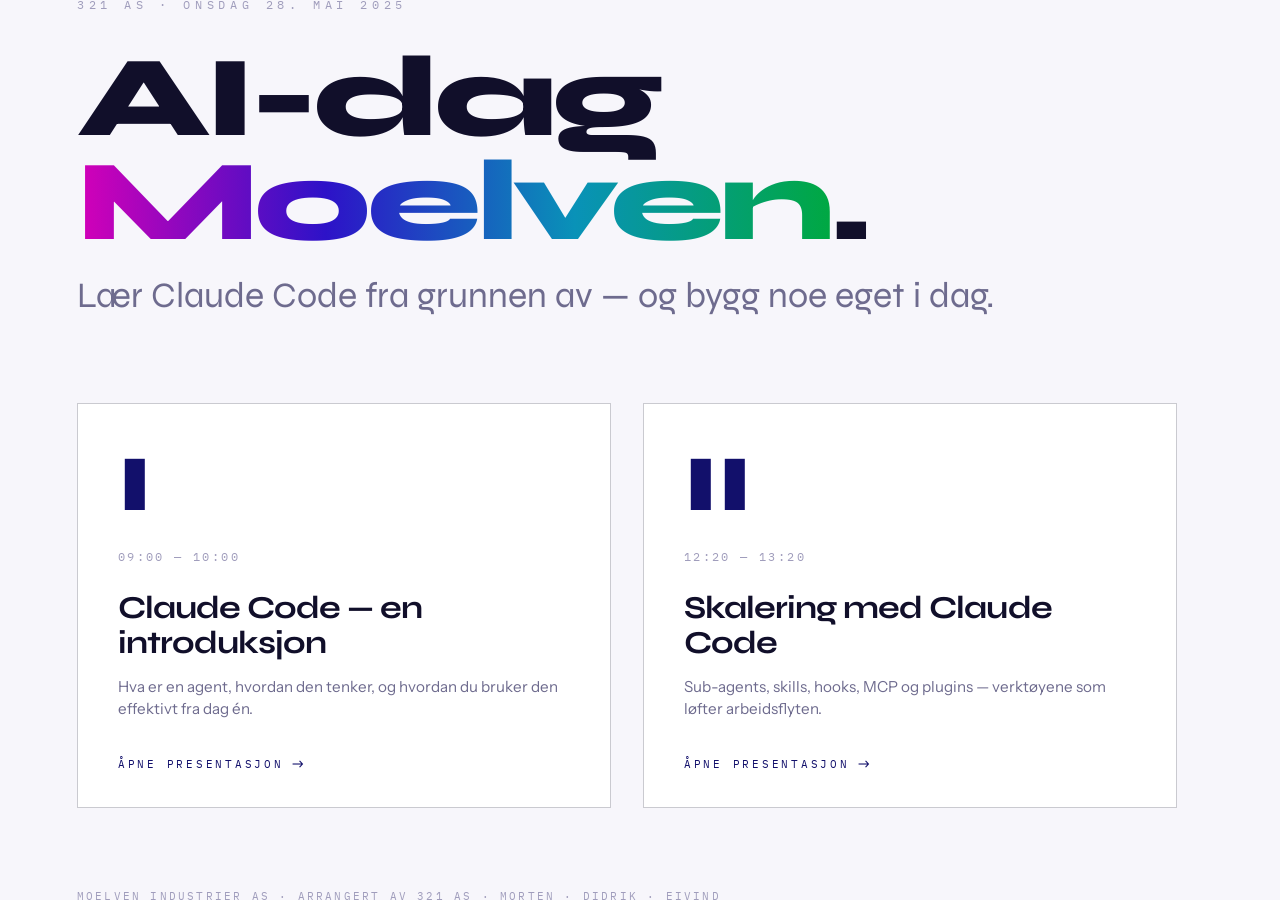
<file: index.html>
<!DOCTYPE html>
<html lang="nb">
<head>
  <meta charset="UTF-8">
  <meta name="viewport" content="width=device-width, initial-scale=1.0">
  <title>AI-dag · Moelven Industrier · 321</title>
  <link rel="stylesheet" href="style.css">
</head>
<body>
<div class="index-page">
  <div class="label">321 AS · Onsdag 28. mai 2025</div>
  <h1>AI-dag<br><em>Moelven</em>.</h1>
  <p class="sub">Lær Claude Code fra grunnen av — og bygg noe eget i dag.</p>

  <div class="deck-list">
    <a href="01-intro.html" class="deck-card">
      <div class="num">I</div>
      <div class="time">09:00 — 10:00</div>
      <div class="title">Claude Code — en introduksjon</div>
      <p class="desc">Hva er en agent, hvordan den tenker, og hvordan du bruker den effektivt fra dag én.</p>
      <span class="open">Åpne presentasjon</span>
    </a>
    <a href="02-videregaende.html" class="deck-card">
      <div class="num">II</div>
      <div class="time">12:20 — 13:20</div>
      <div class="title">Skalering med Claude Code</div>
      <p class="desc">Sub-agents, skills, hooks, MCP og plugins — verktøyene som løfter arbeidsflyten.</p>
      <span class="open">Åpne presentasjon</span>
    </a>
  </div>

  <div class="index-footer">Moelven Industrier AS · arrangert av 321 AS · Morten · Didrik · Eivind</div>
</div>
</body>
</html>
</file>
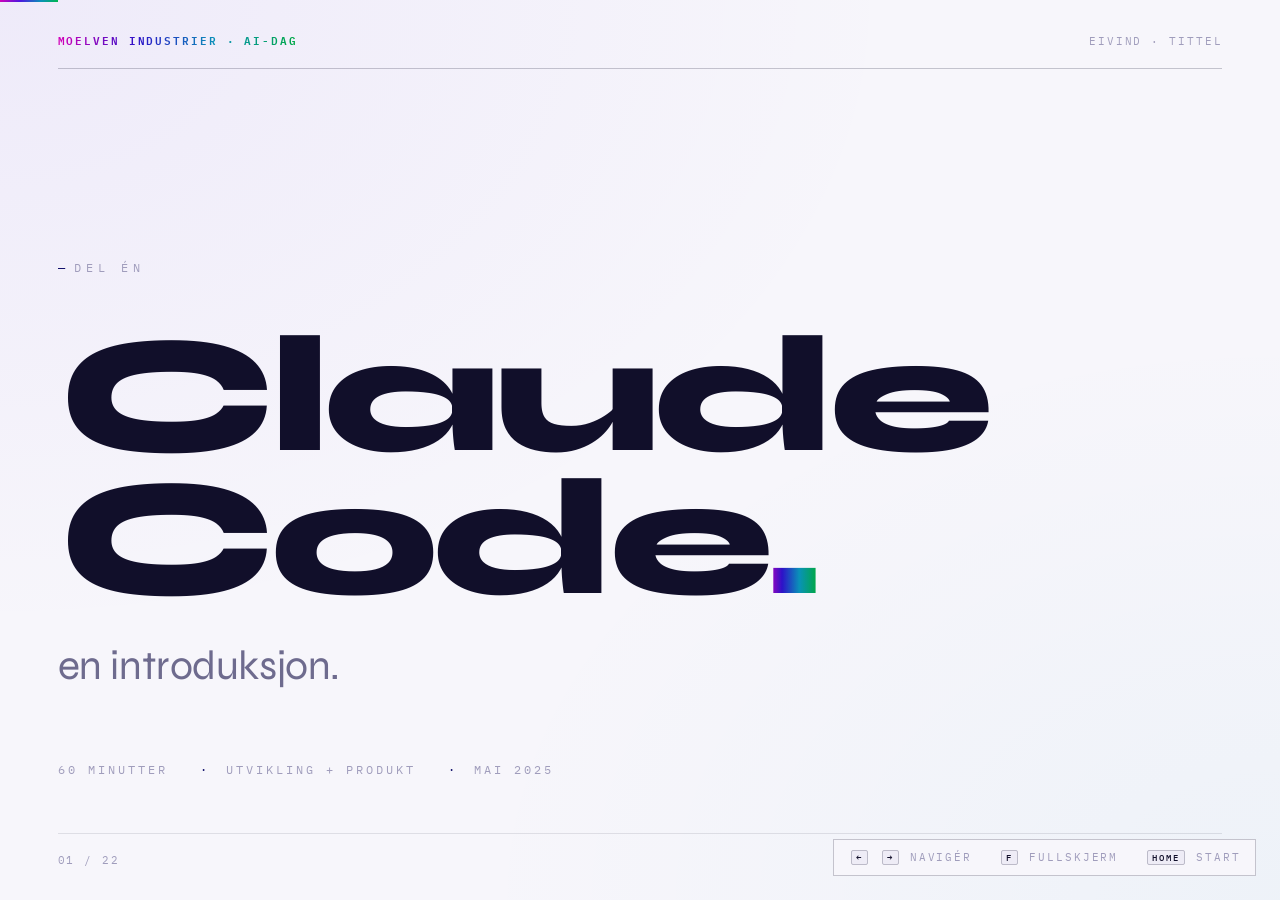
<file: 01-intro.html>
<!DOCTYPE html>

<html lang="nb">
<head>
<meta charset="utf-8"/>
<meta content="width=device-width, initial-scale=1.0" name="viewport"/>
<title>Foredrag I — Claude Code · En introduksjon · 321</title>
<link href="style.css" rel="stylesheet"/>
</head>
<body>
<div class="deck">
<!-- ============ SLIDE 1 — TITLE ============ -->
<section class="slide slide-title">
<header class="slide-header">
<a class="brand" href="index.html">Moelven Industrier · AI-dag</a>
<span class="right">Eivind · Tittel</span>
</header>
<div class="slide-content">
<div class="label anim-in">Del én</div>
<h1 class="display anim-in">Claude<br/>Code<em>.</em></h1>
<p class="subtitle anim-in">en introduksjon.</p>
<div class="meta anim-in">
<span>60 minutter</span>
<span>utvikling + produkt</span>
<span>mai 2025</span>
</div>
</div>
<footer class="slide-footer">
<span class="counter">
<span class="right">Eivind · Tittel</span>
</span></footer>
</section>
<!-- ============ SLIDE 2 — DAGENS PROGRAM ============ -->
<section class="slide">
<header class="slide-header">
<a class="brand" href="index.html">Moelven Industrier · AI-dag</a>
<span class="right">Eivind · Program</span>
</header>
<div class="slide-content">
<div class="eyebrow anim-in">28. mai 2025</div>
<h2 class="heading anim-in" style="font-size: clamp(32px, 4vw, 54px); margin-bottom: 2rem;">Lær verktøyet, <em>bygg noe eget</em>.</h2>
<div class="agenda anim-in">
<div class="agenda-row"><span class="agenda-time">08:45</span><span class="agenda-name">Ankomst <em>— finn plass, sett opp utstyr</em></span><span class="agenda-dur">15 min</span></div>
<div class="agenda-row"><span class="agenda-time">09:00</span><span class="agenda-name">Foredrag I <em>— Claude Code: en introduksjon</em></span><span class="agenda-dur">60 min</span></div>
<div class="agenda-row"><span class="agenda-time">10:00</span><span class="agenda-name">Prosjektarbeid <em>— jobb med din egen idé</em></span><span class="agenda-dur">1 t 45 min</span></div>
<div class="agenda-row"><span class="agenda-time">11:45</span><span class="agenda-name">Arbeidslunsj <em>— jobb videre og spis</em></span><span class="agenda-dur">35 min</span></div>
<div class="agenda-row"><span class="agenda-time">12:20</span><span class="agenda-name">Foredrag II <em>— AI inn i utviklingsprosesser</em></span><span class="agenda-dur">60 min</span></div>
<div class="agenda-row"><span class="agenda-time">13:20</span><span class="agenda-name">Mer prosjektarbeid</span><span class="agenda-dur">2 t 10 min</span></div>
<div class="agenda-row"><span class="agenda-time">15:30</span><span class="agenda-name"><strong>Demo + kåring av topp 3</strong> <em>🏆 deltakerne stemmer</em></span><span class="agenda-dur">30 min</span></div>
<div class="agenda-row"><span class="agenda-time">17:00</span><span class="agenda-name">Sosialt + middag</span><span class="agenda-dur"></span></div>
</div>
</div>
<footer class="slide-footer">
<span class="counter">
<span class="right">Eivind · Program</span>
</span></footer>
</section>
<!-- ============ SLIDE 3 — AGENDA FOREDRAG ============ -->
<section class="slide">
<header class="slide-header">
<a class="brand" href="index.html">Moelven Industrier · AI-dag</a>
<span class="right">Eivind · Agenda</span>
</header>
<div class="slide-content">
<div class="eyebrow anim-in">Agenda · 60 minutter</div>
<h2 class="heading anim-in" style="font-size: clamp(34px, 4.2vw, 64px); margin-bottom: 2.5rem;">Mental modell først, <em>prosessen etter</em>.</h2>
<div class="agenda anim-in">
<div class="agenda-row"><span class="agenda-time">00:00</span><span class="agenda-name">Hva er Claude Code <em>— mental modell og bruksområder</em></span><span class="agenda-dur">8 min</span></div>
<div class="agenda-row"><span class="agenda-time">00:08</span><span class="agenda-name">Slik kommuniserer du med Claude <em>— naturlig språk og tydelige føringer</em></span><span class="agenda-dur">5 min</span></div>
<div class="agenda-row"><span class="agenda-time">00:13</span><span class="agenda-name">Verktøyet og tilliten <em>— flater og permission-modi</em></span><span class="agenda-dur">5 min</span></div>
<div class="agenda-row"><span class="agenda-time">00:18</span><span class="agenda-name">Den agentiske løkka <em>— fire faser i detalj</em></span><span class="agenda-dur">15 min</span></div>
<div class="agenda-row" style="opacity: 0.55;"><span class="agenda-time">00:33</span><span class="agenda-name">Prompting og CLAUDE.md <em>— instruksjoner som huskes <span style="font-size: 0.8em;">— Morten</span></em></span><span class="agenda-dur">12 min</span></div>
<div class="agenda-row" style="opacity: 0.55;"><span class="agenda-time">00:45</span><span class="agenda-name">Feilsøk, fallgruver og kom i gang <em style="font-size: 0.8em;">— Morten</em></span><span class="agenda-dur">9 min</span></div>
<div class="agenda-row" style="opacity: 0.55;"><span class="agenda-time">00:54</span><span class="agenda-name">Q&amp;A <em style="font-size: 0.8em;">— Morten</em></span><span class="agenda-dur">6 min</span></div>
<div class="agenda-row" style="border-top: 1px solid var(--rule-strong); margin-top: 0.3rem; padding-top: 0.3rem;"><span class="agenda-time" style="color: var(--ink-mid);">11:45</span><span class="agenda-name" style="color: var(--ink-mid);">Arbeidslunsj <em>— jobb videre og spis</em></span><span class="agenda-dur" style="color: var(--ink-mid);">35 min</span></div>
</div>
</div>
<footer class="slide-footer">
<span class="counter">
<span class="right">Eivind · Agenda</span>
</span></footer>
</section>
<!-- ============ SLIDE 4 — PRINSIPP ============ -->
<section class="slide">
<header class="slide-header">
<a class="brand" href="index.html">Moelven Industrier · AI-dag</a>
<span class="right">Eivind · Hva er Claude Code</span>
</header>
<div class="slide-content">
<div class="eyebrow anim-in">§ 01 · Et grunnskille</div>
<h2 class="principle anim-in">Ikke en chat.<br/><span class="amp">En agent.</span></h2>
<p class="principle-attrib anim-in">Den gjør ting — leser kode, endrer filer, kjører kommandoer, verifiserer.<br/>
<span style="display: inline-block; margin-top: 0.6rem; font-family: var(--font-display); font-style: italic; text-transform: none; letter-spacing: 0; font-size: 1.2rem; color: var(--ink-mid);">Du sier hva som skal skje. Den finner ut hvordan.</span>
</p>
</div>
<footer class="slide-footer">
<span class="counter">
<span class="right">Eivind · Definisjon</span>
</span></footer>
</section>
<!-- ============ SLIDE 5 — DIFF TABLE ============ -->
<section class="slide">
<header class="slide-header">
<a class="brand" href="index.html">Moelven Industrier · AI-dag</a>
<span class="right">Eivind · Mental modell</span>
</header>
<div class="slide-content">
<div class="eyebrow anim-in">Den enkleste forskjellen å huske</div>
<h2 class="heading anim-in" style="font-size: clamp(32px, 4vw, 56px); margin-bottom: 2rem;">Det du har sett før <em>— og det som er nytt</em>.</h2>
<table class="t-table anim-in">
<thead>
<tr>
<th style="width: 18%;"></th>
<th style="width: 20%;">ChatGPT</th>
<th style="width: 20%;">Copilot</th>
<th style="width: 20%;">Cursor</th>
<th>Claude Code</th>
</tr>
</thead>
<tbody>
<tr>
<td class="name">Hva ser den?</td>
<td>Det du limer inn</td>
<td>Filen du redigerer</td>
<td>Åpne tabs + workspace</td>
<td style="color: var(--accent); font-weight: 500;">Hele prosjektet + bash + git + det den selv leter opp</td>
</tr>
<tr>
<td class="name">Hvem styrer?</td>
<td>Du, hver melding</td>
<td>Du (autocomplete)</td>
<td>Du (chat + edits)</td>
<td style="color: var(--accent); font-weight: 500;">Claude — innenfor dine permissions</td>
</tr>
<tr>
<td class="name">Sløyfer?</td>
<td>Nei</td>
<td>Nei</td>
<td>Begrenset</td>
<td style="color: var(--accent); font-weight: 500;">Ja — leser, gjør, verifiserer, gjentar</td>
</tr>
<tr>
<td class="name">Verifiserer seg selv?</td>
<td>Nei</td>
<td>Nei</td>
<td>Nei</td>
<td style="color: var(--accent); font-weight: 500;">Ja — kjører tester, leser output</td>
</tr>
</tbody>
</table>
<p class="body anim-in" style="margin-top: 1.5rem; font-style: italic; color: var(--ink-mid); max-width: none;">
<strong>For produkt og ledelse:</strong> du trenger ikke kode for å få verdi — bruk den til rask prototyping, research, og til å forstå systemer du ikke selv har bygget.
    </p>
</div>
<footer class="slide-footer">
<span class="counter">
<span class="right">Eivind · Mental modell</span>
</span></footer>
</section>
<!-- ============ SLIDE 6 — USE CASES ============ -->
<section class="slide">
<header class="slide-header">
<a class="brand" href="index.html">Moelven Industrier · AI-dag</a>
<span class="right">Eivind · Bruksområder</span>
</header>
<div class="slide-content">
<div class="eyebrow anim-in">Hva kan du faktisk bruke det til?</div>
<h2 class="heading anim-in" style="font-size: clamp(32px, 4vw, 56px); margin-bottom: 2rem;">Fire <em>typiske situasjoner</em>.</h2>
<div class="cards anim-in" style="grid-template-columns: 1fr 1fr;">
<div class="card">
<div class="card-num">i</div>
<h3 class="card-title" style="font-size: 1.3rem;">Forstå ukjent kode</h3>
<p class="card-body" style="font-style: italic; color: var(--ink-mid); margin-bottom: 0.6rem;">Ny i kodebasen — eller i en del du sjelden rører.</p>
<p style="font-family: var(--font-mono); font-size: 0.8rem; color: var(--accent-deep); background: var(--accent-soft); padding: 0.5rem 0.7rem; margin: 0.5rem 0; line-height: 1.4;">«forklar auth-flyten, fra login-endpoint til session-cookie»</p>
<p class="card-body" style="margin-top: auto; font-style: italic; color: var(--ink-soft);">Mental modell på fem minutter, ikke fem dager.</p>
</div>
<div class="card">
<div class="card-num">ii</div>
<h3 class="card-title" style="font-size: 1.3rem;">Fikse en bug</h3>
<p class="card-body" style="font-style: italic; color: var(--ink-mid); margin-bottom: 0.6rem;">Bruker rapporterer noe rart, du må reprodusere og fikse.</p>
<p style="font-family: var(--font-mono); font-size: 0.8rem; color: var(--accent-deep); background: var(--accent-soft); padding: 0.5rem 0.7rem; margin: 0.5rem 0; line-height: 1.4;">«reproduser bug i src/checkout/, finn rotårsak, fiks, skriv test først»</p>
<p class="card-body" style="margin-top: auto; font-style: italic; color: var(--ink-soft);">Bug + test + commit i én flyt.</p>
</div>
<div class="card">
<div class="card-num">iii</div>
<h3 class="card-title" style="font-size: 1.3rem;">Ny feature eller verktøy</h3>
<p class="card-body" style="font-style: italic; color: var(--ink-mid); margin-bottom: 0.6rem;">Skal bygge noe nytt — fra idé til kjørende kode.</p>
<p style="font-family: var(--font-mono); font-size: 0.8rem; color: var(--accent-deep); background: var(--accent-soft); padding: 0.5rem 0.7rem; margin: 0.5rem 0; line-height: 1.4;">«lag et script som parser produksjonslogg og sender varsel ved avvik»</p>
<p class="card-body" style="margin-top: auto; font-style: italic; color: var(--ink-soft);">Skjelett klar i ti minutter — du finpusser.</p>
</div>
<div class="card">
<div class="card-num">iv</div>
<h3 class="card-title" style="font-size: 1.3rem;">Research <span style="font-size: 0.6em; color: var(--accent); font-style: italic;">— også uten kode</span></h3>
<p class="card-body" style="font-style: italic; color: var(--ink-mid); margin-bottom: 0.6rem;">Du vil forstå et system eller analysere data.</p>
<p style="font-family: var(--font-mono); font-size: 0.8rem; color: var(--accent-deep); background: var(--accent-soft); padding: 0.5rem 0.7rem; margin: 0.5rem 0; line-height: 1.4;">«les denne Excel-rapporten og finn de tre største kostnadspostene»</p>
<p class="card-body" style="margin-top: auto; font-style: italic; color: var(--ink-soft);">Du forstår systemet uten å grave.</p>
</div>
</div>
<p class="body anim-in" style="margin-top: 1.5rem; font-style: italic; color: var(--ink-mid); text-align: center; max-width: none;">Felles for alle: konkret problem, klar scope, verifiserbart resultat.</p>
</div>
<footer class="slide-footer">
<span class="counter">
<span class="right">Eivind · Bruksområder</span>
</span></footer>
</section>
<!-- ============ SLIDE — KOMMUNIKASJON ============ -->
<section class="slide">
<header class="slide-header">
<a class="brand" href="index.html">Moelven Industrier · AI-dag</a>
<span class="right">Eivind · Kommunikasjon</span>
</header>
<div class="slide-content">
<div class="eyebrow anim-in">Slik snakker du med Claude</div>
<h2 class="heading anim-in" style="font-size: clamp(32px, 4vw, 56px); margin-bottom: 2rem;">Naturlig språk. <em>Tydelige føringer</em>.</h2>
<div class="cols-2 weighted anim-in">
<div class="col">
<div class="col-label" style="color: var(--accent);">Fire elementer som gjør en prompt effektiv</div>
<ul class="body" style="list-style: none; padding: 0; margin-top: 1rem;">
<li style="padding: 0.6rem 0; border-bottom: 1px solid var(--rule); display: flex; gap: 1rem;">
<strong style="color: var(--accent); min-width: 5rem;">Rolle</strong>
<span>Hvem er Claude i denne oppgaven? <em style="color: var(--ink-faded);">(valgfritt)</em></span>
</li>
<li style="padding: 0.6rem 0; border-bottom: 1px solid var(--rule); display: flex; gap: 1rem;">
<strong style="color: var(--accent); min-width: 5rem;">Kontekst</strong>
<span>Hva er situasjonen? Hva finnes av bakgrunn?</span>
</li>
<li style="padding: 0.6rem 0; border-bottom: 1px solid var(--rule); display: flex; gap: 1rem;">
<strong style="color: var(--accent); min-width: 5rem;">Oppgave</strong>
<span>Hva skal gjøres — konkret og avgrenset.</span>
</li>
<li style="padding: 0.6rem 0; display: flex; gap: 1rem;">
<strong style="color: var(--accent); min-width: 5rem;">Vellykket</strong>
<span>Format, lengde, språk — hva er et godt svar?</span>
</li>
</ul>
<p class="body" style="margin-top: 1.5rem; font-style: italic; color: var(--ink-mid); font-size: 0.95rem;">Du trenger ikke lære kommandoer. Skriv som til en dyktig kollega — bare vær tydelig på hva som er et godt resultat.</p>
</div>
<div class="col">
<div class="col-label" style="color: var(--accent);">Tre eksempler</div>
<div style="margin-top: 0.8rem; display: flex; flex-direction: column; gap: 0.9rem;">
<div style="font-family: var(--font-mono); font-size: 0.82rem; background: var(--bg-deep); border-left: 3px solid var(--accent); padding: 0.9rem 1rem; line-height: 1.6; color: var(--ink);">«Her er møtereferatet. Lag tabell med beslutninger og ansvarlig person. På norsk.»</div>
<div style="font-family: var(--font-mono); font-size: 0.82rem; background: var(--bg-deep); border-left: 3px solid var(--accent); padding: 0.9rem 1rem; line-height: 1.6; color: var(--ink);">«Les vedlagte spesifikasjon. Hva mangler for at en utvikler kan starte jobben? Punktliste.»</div>
<div style="font-family: var(--font-mono); font-size: 0.82rem; background: var(--bg-deep); border-left: 3px solid var(--accent); padding: 0.9rem 1rem; line-height: 1.6; color: var(--ink);">«I hele sesjonen: alltid norsk. Aldri 'requirements' — bruk 'krav'. Tabeller fremfor lister der det passer.»</div>
</div>
</div>
</div>
</div>
<footer class="slide-footer">
<span class="counter">
<span class="right">Eivind · Kommunikasjon</span>
</span></footer>
</section>
<!-- ============ SLIDE 7 — PLATFORM + TEMPO ============ -->
<section class="slide">
<header class="slide-header">
<a class="brand" href="index.html">Moelven Industrier · AI-dag</a>
<span class="right">Eivind · Verktøyet</span>
</header>
<div class="slide-content">
<div class="cols-2 weighted">
<div class="col anim-in">
<div class="eyebrow">Hvor du jobber</div>
<h2 class="heading" style="font-size: clamp(32px, 3.8vw, 56px);">Vi bruker <em>terminalen i dag</em>.</h2>
<p class="body" style="margin-top: 1.5rem;">I terminalen ser du hvert steg Claude tar — hva den leser, hva den gjør, hvilke valg den tar. Det gjør det enklere å forstå og følge med.</p>
<p class="body" style="margin-top: 1rem;">Etterpå bruker du det der du vil: VS Code, JetBrains, desktop-app eller claude.ai/code.</p>
</div>
<div class="col anim-in">
<div class="eyebrow">Tilgjengelige flater</div>
<ul class="body" style="list-style: none; padding: 0; margin-top: 0.8rem;">
<li style="padding: 0.5rem 0; border-bottom: 1px solid var(--rule);">Terminal (CLI) — <em>i dag</em></li>
<li style="padding: 0.5rem 0; border-bottom: 1px solid var(--rule);">VS Code + JetBrains</li>
<li style="padding: 0.5rem 0; border-bottom: 1px solid var(--rule);">Desktop-app (Mac / Windows)</li>
<li style="padding: 0.5rem 0;">claude.ai/code</li>
</ul>
<p class="body" style="margin-top: 1.2rem; font-style: italic; color: var(--ink-mid); font-size: 0.9rem;">Samme modell, samme arbeidsflyt — du velger flate etterpå.</p>
</div>
</div>
</div>
<footer class="slide-footer">
<span class="counter">
<span class="right">Eivind · Verktøyet</span>
</span></footer>
</section>
<!-- ============ SLIDE 9 — PERMISSIONS ============ -->
<section class="slide">
<header class="slide-header">
<a class="brand" href="index.html">Moelven Industrier · AI-dag</a>
<span class="right">Eivind · Permission-modi</span>
</header>
<div class="slide-content">
<div class="eyebrow anim-in">Bytt med <kbd>Shift</kbd> + <kbd>Tab</kbd></div>
<h2 class="heading anim-in" style="font-size: clamp(32px, 4vw, 56px); margin-bottom: 1.5rem;">Du bestemmer hvor mye <em>tillit</em>.</h2>
<table class="t-table anim-in">
<thead>
<tr><th style="width: 16%;">Modus</th><th style="width: 42%;">Hva</th><th>Når brukes</th></tr>
</thead>
<tbody>
<tr><td class="name">Plan mode</td><td><span class="pill ok">Read-only</span> Leser og analyserer, men endrer ingenting.</td><td><strong>Start her</strong> for ny oppgave eller ukjent kode.</td></tr>
<tr><td class="name">Default</td><td>Spør før alle filendringer og bash-kommandoer.</td><td>Når planen er god — bygg allowlist gradvis.</td></tr>
<tr><td class="name">Accept edits</td><td>Edits og read-only bash uten spørsmål. Spør for destruktivt.</td><td>Rutineoppgaver du stoler på.</td></tr>
<tr><td class="name">Auto</td><td>AI klassifiserer og blokkerer mistenkelige kommandoer.</td><td>Langkjørende oppgaver.</td></tr>
<tr><td class="name">Bypass</td><td><span class="pill warn">Alt tillatt</span> Kun i sandbox eller container.</td><td>Aldri på din egen maskin.</td></tr>
</tbody>
</table>
<div class="anim-in" style="margin-top: 1.5rem; padding: 1rem 1.4rem; border-left: 3px solid var(--accent); background: var(--accent-soft);">
<p class="body" style="font-size: 0.95rem; margin: 0;"><strong>Typisk flyt:</strong> Ny oppgave → <strong>plan mode</strong> → er planen god? → <strong>default</strong> → «Yes, don't ask again» bygger allowlist → <strong>accept-edits</strong> for rutine.</p>
</div>
</div>
<footer class="slide-footer">
<span class="counter">
<span class="right">Eivind · Permission-modi</span>
</span></footer>
</section>
<!-- ============ SLIDE 10 — DEN AGENTISKE LØKKA ============ -->
<section class="slide">
<header class="slide-header">
<a class="brand" href="index.html">Moelven Industrier · AI-dag</a>
<span class="right">Eivind · Arbeidsflyt</span>
</header>
<div class="slide-content">
<div class="eyebrow anim-in">§ 04 · Det viktigste å forstå</div>
<h2 class="heading anim-in" style="font-size: clamp(34px, 4.2vw, 64px); margin-bottom: 3rem;">Fire faser. <em>Igjen og igjen</em>.</h2>
<div class="steps anim-in">
<div class="step">
<div class="step-num"><em>I</em></div>
<h3 class="step-name">Beskriv</h3>
<p class="step-body">Fortell hva du vil lage og hvorfor. <em>«Jeg trenger et verktøy som gjør X. Brukerne er Y.»</em> Claude spør hvis noe mangler.</p>
</div>
<div class="step">
<div class="step-num"><em>II</em></div>
<h3 class="step-name">Planlegg</h3>
<p class="step-body"><em>«Lag en plan.»</em> Claude foreslår steg. Du leser, justerer og godkjenner. Ikke ett tegn er bygget ennå.</p>
</div>
<div class="step">
<div class="step-num"><em>III</em></div>
<h3 class="step-name">Bygg</h3>
<p class="step-body"><em>«Bygg steg 1.»</em> Claude jobber. Følg med underveis — si fra om retningen er feil, ikke vent til slutt.</p>
</div>
<div class="step">
<div class="step-num"><em>IV</em></div>
<h3 class="step-name">Sjekk</h3>
<p class="step-body">Prøv det selv. Er det riktig? <em>«Legg til X, fjern Y.»</em> Tilbake til steg III. Gjenta til det er godt nok.</p>
</div>
</div>
<p class="body anim-in" style="margin-top: 2.5rem; font-style: italic; text-align: center; color: var(--ink-mid); max-width: none;">
      Du trenger ikke vite hvordan det bygges. Du trenger å vite <strong>hva som er godt nok</strong>.
    </p>
</div>
<footer class="slide-footer">
<span class="counter">
<span class="right">Eivind · Arbeidsflyt</span>
</span></footer>
</section>
<!-- ============ FASE I — BESKRIV ============ -->
<section class="slide">
<header class="slide-header">
<a class="brand" href="index.html">Moelven Industrier · AI-dag</a>
<span class="right">Eivind · Fase I</span>
</header>
<div class="slide-content">
<div class="eyebrow anim-in">Fase I av IV</div>
<h2 class="heading anim-in" style="font-size: clamp(34px, 4.2vw, 64px); margin-bottom: 2rem;"><em>Beskriv</em> — brief Claude som en ny kollega.</h2>
<div class="cols-2 anim-in">
<div class="col">
<div class="col-label" style="color: var(--accent);">Hva du gjør</div>
<ul class="body" style="list-style: none; padding: 0; margin-top: 0.8rem;">
<li style="border-left: 2px solid var(--accent); padding: 0.5rem 0 0.5rem 1rem; margin-bottom: 0.5rem;">Beskriv <strong>problemet</strong> du vil løse — ikke løsningen</li>
<li style="border-left: 2px solid var(--accent); padding: 0.5rem 0 0.5rem 1rem; margin-bottom: 0.5rem;">Fortell hvem som skal bruke verktøyet og til hva</li>
<li style="border-left: 2px solid var(--accent); padding: 0.5rem 0 0.5rem 1rem; margin-bottom: 0.5rem;">Si hva du har fra før — Excel-ark, papirskjema, eksisterende rutine</li>
<li style="border-left: 2px solid var(--accent); padding: 0.5rem 0 0.5rem 1rem;">Si hva som er viktigst å få til <strong>i første omgang</strong></li>
</ul>
<div style="margin-top: 1.4rem; padding: 0.85rem 1.1rem; background: var(--bg-deep); border-left: 3px solid var(--ink-faded);">
<p style="margin: 0; font-size: 0.88rem; color: var(--ink-mid);"><strong style="font-family: var(--font-mono); font-size: 0.78em; letter-spacing: 0.18em; text-transform: uppercase; color: var(--ink-faded);">Vanlig feil ·</strong> Starte for bredt. «Lag et system for hele produksjonen» gir et vagt svar. Start smalt — bygg ut etterpå.</p>
</div>
</div>
<div class="col">
<div class="col-label" style="color: var(--accent);">Tips</div>
<ul class="body" style="list-style: none; padding: 0; margin-top: 0.8rem; font-size: 0.95rem;">
<li style="padding: 0.45rem 0; border-bottom: 1px solid var(--rule);">Én konkret situasjon er bedre enn hele behovet på én gang</li>
<li style="padding: 0.45rem 0; border-bottom: 1px solid var(--rule);">Ta med kontekst om Moelven: sagbruk, skift, antall brukere</li>
<li style="padding: 0.45rem 0;">Si gjerne hva du <em>ikke</em> vil: «ingen lange rapporter — bare enkle meldinger»</li>
</ul>
<div style="margin-top: 1.4rem; font-family: var(--font-mono); font-size: 0.8rem; background: var(--bg-deep); border-left: 3px solid var(--accent); padding: 0.9rem 1rem; line-height: 1.6; color: var(--ink);">«Jeg vil lage et verktøy der operatørene kan melde fra om feil på maskiner. I dag bruker vi papirskjema. Verktøyet skal fungere på nettbrett, og leder skal få varsel med én gang noe meldes inn.»</div>
</div>
</div>
</div>
<footer class="slide-footer">
<span class="counter">
<span class="right">Eivind · Beskriv</span>
</span></footer>
</section>
<!-- ============ FASE II — PLANLEGG ============ -->
<section class="slide">
<header class="slide-header">
<a class="brand" href="index.html">Moelven Industrier · AI-dag</a>
<span class="right">Eivind · Fase II</span>
</header>
<div class="slide-content">
<div class="eyebrow anim-in">Fase II av IV</div>
<h2 class="heading anim-in" style="font-size: clamp(34px, 4.2vw, 64px); margin-bottom: 2rem;"><em>Planlegg</em> — godkjenn før det bygges.</h2>
<div class="cols-2 anim-in">
<div class="col">
<div class="col-label" style="color: var(--accent);">Hva du gjør</div>
<ul class="body" style="list-style: none; padding: 0; margin-top: 0.8rem;">
<li style="border-left: 2px solid var(--accent); padding: 0.5rem 0 0.5rem 1rem; margin-bottom: 0.5rem;">Les planen Claude foreslår — forstår du hva som beskrives?</li>
<li style="border-left: 2px solid var(--accent); padding: 0.5rem 0 0.5rem 1rem; margin-bottom: 0.5rem;">Korriger det som ikke stemmer. Still spørsmål om det du ikke forstår</li>
<li style="border-left: 2px solid var(--accent); padding: 0.5rem 0 0.5rem 1rem; margin-bottom: 0.5rem;">Prioriter: hva <strong>må</strong> være med, hva kan vente til versjon 2?</li>
<li style="border-left: 2px solid var(--accent); padding: 0.5rem 0 0.5rem 1rem;">Si eksplisitt <em>«ja, dette ser bra ut»</em> — Claude starter ikke uten</li>
</ul>
<div style="margin-top: 1.4rem; padding: 0.85rem 1.1rem; background: var(--bg-deep); border-left: 3px solid var(--ink-faded);">
<p style="margin: 0; font-size: 0.88rem; color: var(--ink-mid);"><strong style="font-family: var(--font-mono); font-size: 0.78em; letter-spacing: 0.18em; text-transform: uppercase; color: var(--ink-faded);">Vanlig feil ·</strong> Si «ja, bare kjør» uten å lese planen. Du oppdager halvveis at verktøyet løser feil problem.</p>
</div>
</div>
<div class="col">
<div class="col-label" style="color: var(--accent);">Tips</div>
<ul class="body" style="list-style: none; padding: 0; margin-top: 0.8rem; font-size: 0.95rem;">
<li style="padding: 0.45rem 0; border-bottom: 1px solid var(--rule);">Be om en punktliste i prioritert rekkefølge — ikke en lang tekst</li>
<li style="padding: 0.45rem 0; border-bottom: 1px solid var(--rule);">Tenk høyt: «Stemmer det at vi trenger X, eller holder det med Y?»</li>
<li style="padding: 0.45rem 0;">Claude skal forklare, ikke imponere — spør til du skjønner</li>
</ul>
<div style="margin-top: 1.4rem; font-family: var(--font-mono); font-size: 0.8rem; background: var(--bg-deep); border-left: 3px solid var(--accent); padding: 0.9rem 1rem; line-height: 1.6; color: var(--ink);">«Kan du oppsummere hva du skal lage og i hvilken rekkefølge? Maks fem punkter, kort forklaring på hvert. Jeg godkjenner før du starter.»</div>
</div>
</div>
</div>
<footer class="slide-footer">
<span class="counter">
<span class="right">Eivind · Planlegg</span>
</span></footer>
</section>
<!-- ============ FASE III — BYGG ============ -->
<section class="slide">
<header class="slide-header">
<a class="brand" href="index.html">Moelven Industrier · AI-dag</a>
<span class="right">Eivind · Fase III</span>
</header>
<div class="slide-content">
<div class="eyebrow anim-in">Fase III av IV</div>
<h2 class="heading anim-in" style="font-size: clamp(34px, 4.2vw, 64px); margin-bottom: 2rem;"><em>Bygg</em> — følg med, styr kursen.</h2>
<div class="cols-2 anim-in">
<div class="col">
<div class="col-label" style="color: var(--accent);">Hva du gjør</div>
<ul class="body" style="list-style: none; padding: 0; margin-top: 0.8rem;">
<li style="border-left: 2px solid var(--accent); padding: 0.5rem 0 0.5rem 1rem; margin-bottom: 0.5rem;">Les oppdateringene Claude gir — forstå <strong>hva</strong> som er gjort, ikke hvordan</li>
<li style="border-left: 2px solid var(--accent); padding: 0.5rem 0 0.5rem 1rem; margin-bottom: 0.5rem;">Si fra hvis noe virker rart — ikke vent til alt er ferdig</li>
<li style="border-left: 2px solid var(--accent); padding: 0.5rem 0 0.5rem 1rem; margin-bottom: 0.5rem;">Test underveis hvis mulig — én del om gangen</li>
<li style="border-left: 2px solid var(--accent); padding: 0.5rem 0 0.5rem 1rem;">Stopp-spørsmålet: <em>«Hva bygger du akkurat nå?»</em></li>
</ul>
<div style="margin-top: 1.4rem; padding: 0.85rem 1.1rem; background: var(--bg-deep); border-left: 3px solid var(--ink-faded);">
<p style="margin: 0; font-size: 0.88rem; color: var(--ink-mid);"><strong style="font-family: var(--font-mono); font-size: 0.78em; letter-spacing: 0.18em; text-transform: uppercase; color: var(--ink-faded);">Vanlig feil ·</strong> La Claude kjøre helt ferdig uten å sjekke underveis — og så oppdage at hele løsningen tok feil retning.</p>
</div>
</div>
<div class="col">
<div class="col-label" style="color: var(--accent);">Tips</div>
<ul class="body" style="list-style: none; padding: 0; margin-top: 0.8rem; font-size: 0.95rem;">
<li style="padding: 0.45rem 0; border-bottom: 1px solid var(--rule);">Be Claude stoppe etter hvert naturlig steg og oppsummere</li>
<li style="padding: 0.45rem 0; border-bottom: 1px solid var(--rule);">Du kan alltid si «vent, dette trenger vi ikke» og endre kurs</li>
<li style="padding: 0.45rem 0;">Tidlig tilbakemelding er billig. Sen tilbakemelding er dyrt.</li>
</ul>
<div style="margin-top: 1.4rem; font-family: var(--font-mono); font-size: 0.8rem; background: var(--bg-deep); border-left: 3px solid var(--accent); padding: 0.9rem 1rem; line-height: 1.6; color: var(--ink);">«Vent — vi trenger ikke tre separate skjema. Sagbrukene skal bruke samme skjema, men vi må kunne filtrere per lokasjon i rapporten.»</div>
</div>
</div>
</div>
<footer class="slide-footer">
<span class="counter">
<span class="right">Eivind · Bygg</span>
</span></footer>
</section>
<!-- ============ FASE IV — SJEKK ============ -->
<section class="slide">
<header class="slide-header">
<a class="brand" href="index.html">Moelven Industrier · AI-dag</a>
<span class="right">Eivind · Fase IV</span>
</header>
<div class="slide-content">
<div class="eyebrow anim-in">Fase IV av IV</div>
<h2 class="heading anim-in" style="font-size: clamp(34px, 4.2vw, 64px); margin-bottom: 2rem;"><em>Sjekk</em> — test, tilbakemeld, gjenta.</h2>
<div class="cols-2 anim-in">
<div class="col">
<div class="col-label" style="color: var(--accent);">Hva du gjør</div>
<ul class="body" style="list-style: none; padding: 0; margin-top: 0.8rem;">
<li style="border-left: 2px solid var(--accent); padding: 0.5rem 0 0.5rem 1rem; margin-bottom: 0.5rem;">Prøv verktøyet som en <strong>faktisk bruker</strong> — ikke som den som bestilte det</li>
<li style="border-left: 2px solid var(--accent); padding: 0.5rem 0 0.5rem 1rem; margin-bottom: 0.5rem;">Skriv ned konkrete ting som ikke fungerer eller mangler</li>
<li style="border-left: 2px solid var(--accent); padding: 0.5rem 0 0.5rem 1rem; margin-bottom: 0.5rem;">Skill mellom «dette er feil» og «dette kan bli bedre»</li>
<li style="border-left: 2px solid var(--accent); padding: 0.5rem 0 0.5rem 1rem;">Gi tilbakemeldingen som konkrete instruksjoner, ikke generell kritikk</li>
</ul>
<div style="margin-top: 1.4rem; padding: 0.85rem 1.1rem; background: var(--bg-deep); border-left: 3px solid var(--ink-faded);">
<p style="margin: 0; font-size: 0.88rem; color: var(--ink-mid);"><strong style="font-family: var(--font-mono); font-size: 0.78em; letter-spacing: 0.18em; text-transform: uppercase; color: var(--ink-faded);">Vanlig feil ·</strong> Vag tilbakemelding: «Det er ikke helt sånn vi jobber.» Claude kan ikke gjette — beskriv hva du forventet å se.</p>
</div>
</div>
<div class="col">
<div class="col-label" style="color: var(--accent);">Tips</div>
<ul class="body" style="list-style: none; padding: 0; margin-top: 0.8rem; font-size: 0.95rem;">
<li style="padding: 0.45rem 0; border-bottom: 1px solid var(--rule);">La en kollega teste uten forklaring — se hva de henger seg opp i</li>
<li style="padding: 0.45rem 0; border-bottom: 1px solid var(--rule);">Iterasjon er normalt, ikke et tegn på at noe gikk galt</li>
<li style="padding: 0.45rem 0;">Sett en grense: hva er godt nok for <em>denne runden</em>?</li>
</ul>
<div style="margin-top: 1.4rem; font-family: var(--font-mono); font-size: 0.8rem; background: var(--bg-deep); border-left: 3px solid var(--accent); padding: 0.9rem 1rem; line-height: 1.6; color: var(--ink);">«Jeg testet skjemaet. To ting: 1) Maskin-ID-feltet er ikke synlig nok — operatørene vil overse det. 2) Leder får ikke med seg hvilken skift det gjaldt. Kan du fikse begge?»</div>
</div>
</div>
</div>
<footer class="slide-footer">
<span class="counter">
<span class="right">Eivind · Sjekk</span>
</span></footer>
</section>
<!-- ============ SLIDE 12 — PROMPTING PRINCIPLE ============ -->
<section class="slide">
<header class="slide-header">
<a class="brand" href="index.html">Moelven Industrier · AI-dag</a>
<span class="right">Morten · Prompting</span>
</header>
<div class="slide-content">
<div class="eyebrow anim-in">§ 05 · Et prinsipp</div>
<h2 class="principle anim-in" style="font-size: clamp(40px, 6vw, 100px);">Spesifikk.<br/>Verifiserbar.<br/><span class="amp">Med kontekst.</span></h2>
<p class="principle-attrib anim-in">Hver prompt skal ha alle tre.<br/>
<span style="display: inline-block; margin-top: 0.6rem; font-family: var(--font-display); font-style: italic; text-transform: none; letter-spacing: 0; font-size: 1.2rem; color: var(--ink-mid);">En vag prompt betaler du i iterasjoner og frustrasjon — kontekstvinduet er en begrenset ressurs.</span>
</p>
</div>
<footer class="slide-footer">
<span class="counter">
<span class="right">Morten · Prinsipp</span>
</span></footer>
</section>
<!-- ============ SLIDE 13 — PROMPT MAKEOVER ============ -->
<section class="slide">
<header class="slide-header">
<a class="brand" href="index.html">Moelven Industrier · AI-dag</a>
<span class="right">Morten · Prompt-makeover</span>
</header>
<div class="slide-content">
<div class="eyebrow anim-in">Tre eksempler — fra svak til <em>kjørbar</em></div>
<h2 class="heading anim-in" style="font-size: clamp(30px, 3.6vw, 50px); margin-bottom: 1.5rem;">Slik ser <em>spesifikk + verifiserbar + kontekst</em> ut.</h2>
<div class="anim-in" style="display: grid; gap: 1rem;">
<div style="display: grid; grid-template-columns: 1fr 1fr; gap: 1rem;">
<div class="compare-card bad" style="padding: 0.9rem 1.1rem;">
<div class="tag" style="margin-bottom: 0.4rem;">Svak</div>
<div class="quote" style="font-size: 0.95rem;">«fiks loginbuggen»</div>
</div>
<div class="compare-card good" style="padding: 0.9rem 1.1rem;">
<div class="tag" style="margin-bottom: 0.4rem;">Bra</div>
<div class="quote" style="font-size: 0.95rem;">«Brukere får blank skjerm etter feil login. Reproduser med <code>test@x.no</code> + feil passord. Fiks i <code>src/auth/</code>. Skriv failing test først. Verifiser med <code>npm test:auth</code>.»</div>
</div>
</div>
<div style="display: grid; grid-template-columns: 1fr 1fr; gap: 1rem;">
<div class="compare-card bad" style="padding: 0.9rem 1.1rem;">
<div class="tag" style="margin-bottom: 0.4rem;">Svak</div>
<div class="quote" style="font-size: 0.95rem;">«lag en rapport»</div>
</div>
<div class="compare-card good" style="padding: 0.9rem 1.1rem;">
<div class="tag" style="margin-bottom: 0.4rem;">Bra</div>
<div class="quote" style="font-size: 0.95rem;">«Les <code>produksjon.csv</code>. Lag ukentlig rapport med topp 5 avvik, sortert på kostnad. Eksporter til <code>rapport.xlsx</code>. Vis antall rader prosessert.»</div>
</div>
</div>
<div style="display: grid; grid-template-columns: 1fr 1fr; gap: 1rem;">
<div class="compare-card bad" style="padding: 0.9rem 1.1rem;">
<div class="tag" style="margin-bottom: 0.4rem;">Svak</div>
<div class="quote" style="font-size: 0.95rem;">«rydd opp i koden»</div>
</div>
<div class="compare-card good" style="padding: 0.9rem 1.1rem;">
<div class="tag" style="margin-bottom: 0.4rem;">Bra</div>
<div class="quote" style="font-size: 0.95rem;">«I <code>src/Form.tsx</code>: ekstraher felt-validering til <code>hooks/useValidation.ts</code>. Behold all atferd. Kjør <code>npm test</code> før og etter.»</div>
</div>
</div>
</div>
<p class="body anim-in" style="margin-top: 1.5rem; font-style: italic; color: var(--ink-mid); max-width: none; text-align: center;">
      Verifiseringskriterier: testkommando · expected output · screenshot · <em>«returner null for tom input»</em>.
    </p>
</div>
<footer class="slide-footer">
<span class="counter">
<span class="right">Morten · Prompt-makeover</span>
</span></footer>
</section>
<!-- ============ SLIDE 14 — CLAUDE.md ============ -->
<section class="slide">
<header class="slide-header">
<a class="brand" href="index.html">Moelven Industrier · AI-dag</a>
<span class="right">Morten · CLAUDE.md</span>
</header>
<div class="slide-content">
<div class="eyebrow anim-in">§ 06 · Persistent kontekst</div>
<h2 class="heading anim-in" style="margin-bottom: 1.5rem;">Et levende dokument som <em>vokser i bruk</em>.</h2>
<p class="lede anim-in" style="margin-bottom: 1.2rem;">Vanlig markdown i prosjektrot. Leses ved sesjonsstart. Når Claude gjør samme feil to ganger — legg regelen i CLAUDE.md.</p>
<div class="anim-in" style="margin-bottom: 1.8rem; padding: 0.9rem 1.2rem; border-left: 3px solid var(--accent); background: var(--accent-soft);">
<p class="body" style="font-size: 0.95rem; margin: 0; font-style: italic;">
<strong>I praksis:</strong> Claude brukte <code>yarn</code> første gang. Du sa «vi bruker npm». Du la regelen i CLAUDE.md. Claude har brukt <code>npm</code> de neste femti gangene — uten påminnelse.
      </p>
</div>
<div class="cols-2 anim-in">
<div class="col">
<div class="col-label" style="color: var(--accent);">— Hører hjemme</div>
<ul class="body" style="font-size: 1rem; list-style: none; padding: 0;">
<li style="padding: 0.4rem 0; border-bottom: 1px solid var(--rule);">Bash-kommandoer Claude trenger</li>
<li style="padding: 0.4rem 0; border-bottom: 1px solid var(--rule);">Kodestil som avviker fra standard</li>
<li style="padding: 0.4rem 0; border-bottom: 1px solid var(--rule);">Test- og build-kommandoer</li>
<li style="padding: 0.4rem 0; border-bottom: 1px solid var(--rule);">Branching og PR-prosess</li>
<li style="padding: 0.4rem 0; border-bottom: 1px solid var(--rule);">Arkitekturvalg som er unike</li>
<li style="padding: 0.4rem 0;">Vanlige fallgruver dere har oppdaget</li>
</ul>
</div>
<div class="col">
<div class="col-label" style="color: var(--ink-faded);">— Hører ikke hjemme</div>
<ul class="body" style="font-size: 1rem; list-style: none; padding: 0; color: var(--ink-faded);">
<li style="padding: 0.4rem 0; border-bottom: 1px solid var(--rule);">Ting Claude allerede vet</li>
<li style="padding: 0.4rem 0; border-bottom: 1px solid var(--rule);">Generiske «skriv ren kode»</li>
<li style="padding: 0.4rem 0; border-bottom: 1px solid var(--rule);">Lang API-doc (link i stedet)</li>
<li style="padding: 0.4rem 0; border-bottom: 1px solid var(--rule);">Filbeskrivelser per fil</li>
<li style="padding: 0.4rem 0; border-bottom: 1px solid var(--rule);">Ting som endrer seg ofte</li>
<li style="padding: 0.4rem 0;">Self-evident practices</li>
</ul>
</div>
</div>
<p class="body anim-in" style="margin-top: 1.5rem; font-style: italic; color: var(--ink-mid); text-align: center;">Under 200 linjer. <code>/init</code> lager utkast. Skriv <code>#</code>-prefiks i en prompt for å legge ting i memory automatisk.</p>
</div>
<footer class="slide-footer">
<span class="counter">
<span class="right">Morten · CLAUDE.md</span>
</span></footer>
</section>
<!-- ============ SLIDE 15 — CLAUDE.md EKSEMPEL ============ -->
<section class="slide">
<header class="slide-header">
<a class="brand" href="index.html">Moelven Industrier · AI-dag</a>
<span class="right">Morten · CLAUDE.md eksempel</span>
</header>
<div class="slide-content">
<div class="cols-2 weighted">
<div class="col anim-in">
<div class="eyebrow">Slik vokser den</div>
<h2 class="heading" style="font-size: clamp(32px, 4vw, 56px);">Start kort. Legg til <em>når noe skurrer</em>.</h2>
<p class="body" style="margin-top: 1.5rem;">Kjør <code>/init</code> → slett 60% av støyen → jobb litt → når Claude gjør feil, fortell den å legge regelen inn.</p>
<p class="body" style="margin-top: 1rem;">Rådgivende, ikke garantert. For ting som <em>må</em> skje — bruk hooks (foredrag II).</p>
</div>
<div class="col anim-in">
<pre class="code" data-lang="CLAUDE.md"><span class="k"># Kodestil</span>
- ES modules, ikke CommonJS
- 2-space indent, async/await

<span class="k"># Testing</span>
- <span class="v">`npm test`</span> før commit
- Tester i <span class="v">src/__tests__/</span>

<span class="k"># Git</span>
- Feature-brancher fra <span class="v">main</span>
- Aldri push direkte til main

<span class="k"># Gotchas</span>
- Bruk <span class="v">npm</span>, ikke <span class="v">yarn</span> (lock-fil)
- Tester trenger lokal DB: <span class="v">npm run db:setup</span>
- API krever <span class="v">REDIS_URL</span> i .env.local</pre>
</div>
</div>
</div>
<footer class="slide-footer">
<span class="counter">
<span class="right">Morten · Eksempel</span>
</span></footer>
</section>
<!-- ============ SLIDE 16 — FEILSØK ============ -->
<section class="slide">
<header class="slide-header">
<a class="brand" href="index.html">Moelven Industrier · AI-dag</a>
<span class="right">Morten · Feilsøk</span>
</header>
<div class="slide-content">
<div class="eyebrow anim-in">§ 07 · Feilsøk-flyt</div>
<h2 class="heading anim-in" style="font-size: clamp(34px, 4.2vw, 60px); margin-bottom: 2.5rem;">Når Claude <em>sitter fast</em>.</h2>
<table class="t-table anim-in">
<thead>
<tr><th style="width: 38%;">Symptom</th><th>Gjør dette</th></tr>
</thead>
<tbody>
<tr>
<td class="name">Samme feil to ganger</td>
<td><kbd>Esc</kbd> · <code>/clear</code> · omformulér prompten med mer kontekst</td>
</tr>
<tr>
<td class="name">Utforsker uendelig</td>
<td><kbd>Esc</kbd> · scope ned: <em>«kun <code>src/auth/</code>»</em></td>
</tr>
<tr>
<td class="name">«Ser bra ut» — du tror det ikke</td>
<td><em>«kjør testene og lim inn output»</em> · <em>«kjør koden og vis resultatet»</em></td>
</tr>
<tr>
<td class="name">Du har mistet oversikt</td>
<td><kbd>Esc</kbd> <kbd>Esc</kbd> for rewind · eller <code>/compact</code></td>
</tr>
<tr>
<td class="name">Usikker på om den skjønte</td>
<td><em>«før du gjør noe — repeter oppgaven og planen»</em></td>
</tr>
<tr>
<td class="name">Konteksten blir tung</td>
<td><code>/compact</code> for å komprimere · <code>/clear</code> mellom oppgaver</td>
</tr>
<tr>
<td class="name">Du vet ikke hva som er sant</td>
<td>Be om kilder: <em>«vis meg fila og linjene du baserer det på»</em></td>
</tr>
</tbody>
</table>
</div>
<footer class="slide-footer">
<span class="counter">
<span class="right">Morten · Feilsøk</span>
</span></footer>
</section>
<!-- ============ SLIDE 17 — FALLGRUVER ============ -->
<section class="slide">
<header class="slide-header">
<a class="brand" href="index.html">Moelven Industrier · AI-dag</a>
<span class="right">Morten · Fallgruver</span>
</header>
<div class="slide-content">
<div class="eyebrow anim-in">Det første-gangs-brukere går i</div>
<h2 class="heading anim-in" style="font-size: clamp(34px, 4.2vw, 60px); margin-bottom: 2.5rem;">Seks <em>fallgruver</em>.</h2>
<div class="cards cols-3 anim-in">
<div class="card">
<div class="card-num">i</div>
<h3 class="card-title">For lang CLAUDE.md</h3>
<p class="card-body">Over 500 linjer = Claude ignorerer halvparten. Mål: under 200.</p>
</div>
<div class="card">
<div class="card-num">ii</div>
<h3 class="card-title">Ingen verifikasjon</h3>
<p class="card-body">Uten test-cases blir det «ser bra ut» → bugs i prod.</p>
</div>
<div class="card">
<div class="card-num">iii</div>
<h3 class="card-title">Uendelig utforsking</h3>
<p class="card-body">«Utforsk databasen» uten scope = 100 filer lest, kontekst sprengt.</p>
</div>
<div class="card">
<div class="card-num">iv</div>
<h3 class="card-title">Kitchen sink-sesjon</h3>
<p class="card-body">Task A, B, tilbake til A — kontekst fylles med urelatert info.</p>
</div>
<div class="card">
<div class="card-num">v</div>
<h3 class="card-title">Bash uten scope</h3>
<p class="card-body">«Kjør testene» = hele suiten. Si <em>«kjør auth-tester»</em> i stedet.</p>
</div>
<div class="card">
<div class="card-num">vi</div>
<h3 class="card-title">Forventning om perfeksjon</h3>
<p class="card-body">Tenk på Claude som en junior — gode instruksjoner og feedback.</p>
</div>
</div>
</div>
<footer class="slide-footer">
<span class="counter">
<span class="right">Morten · Fallgruver</span>
</span></footer>
</section>
<!-- ============ SLIDE 18 — KOM I GANG ============ -->
<section class="slide">
<header class="slide-header">
<a class="brand" href="index.html">Moelven Industrier · AI-dag</a>
<span class="right">Morten · Kom i gang</span>
</header>
<div class="slide-content">
<div class="eyebrow anim-in">Til kl. 10:00 — sjekkliste for å starte</div>
<h2 class="heading anim-in" style="font-size: clamp(34px, 4.2vw, 60px); margin-bottom: 3rem;">Fem trinn, <em>i denne rekkefølgen</em>.</h2>
<div class="steps anim-in" style="grid-template-columns: repeat(5, 1fr);">
<div class="step">
<div class="step-num"><em>i</em></div>
<h3 class="step-name">Start sesjon</h3>
<p class="step-body"><code>cd prosjekt</code><br/><code>claude</code></p>
</div>
<div class="step">
<div class="step-num"><em>ii</em></div>
<h3 class="step-name">Forklar deg</h3>
<p class="step-body">Plan mode på.<br/><em>«forklar denne kodebasen»</em></p>
</div>
<div class="step">
<div class="step-num"><em>iii</em></div>
<h3 class="step-name">Lag CLAUDE.md</h3>
<p class="step-body"><code>/init</code><br/>Rens til under 50 linjer.</p>
</div>
<div class="step">
<div class="step-num"><em>iv</em></div>
<h3 class="step-name">Velg én oppgave</h3>
<p class="step-body">Konkret. Med verifika­sjonskriterier.</p>
</div>
<div class="step">
<div class="step-num"><em>v</em></div>
<h3 class="step-name">Kjør løkka</h3>
<p class="step-body">Plan → bytt → implementer → test.</p>
</div>
</div>
<div class="anim-in" style="margin-top: 3rem; display: grid; grid-template-columns: 1fr 1fr 1fr; gap: 2rem; max-width: 1200px;">
<div>
<div class="col-label" style="color: var(--accent);">Selvsjekk underveis</div>
<p class="body" style="font-size: 0.92rem; margin-top: 0.5rem;">Klarer du å få Claude til å forklare prosjektet ditt?</p>
</div>
<div>
<div class="col-label" style="color: var(--accent);"> </div>
<p class="body" style="font-size: 0.92rem; margin-top: 0.5rem;">Har du en CLAUDE.md under 50 linjer?</p>
</div>
<div>
<div class="col-label" style="color: var(--accent);"> </div>
<p class="body" style="font-size: 0.92rem; margin-top: 0.5rem;">Har du fullført én oppgave med verifikasjon?</p>
</div>
</div>
</div>
<footer class="slide-footer">
<span class="counter">
<span class="right">Morten · Sjekkliste</span>
</span></footer>
</section>
<!-- ============ SLIDE 20 — CLOSING ============ -->
<section class="slide slide-title">
<header class="slide-header">
<a class="brand" href="index.html">Moelven Industrier · AI-dag</a>
<span class="right">Morten · Q&amp;A</span>
</header>
<div class="slide-content">
<div class="label anim-in">Til prosjektarbeidet</div>
<h1 class="display anim-in" style="font-size: clamp(60px, 10vw, 160px);">Spørsmål?<br/><em>Så koder vi</em>.</h1>
<div class="anim-in" style="margin-top: 3rem; display: grid; grid-template-columns: 1fr 1fr; gap: 4vw; max-width: 1200px;">
<div>
<div class="col-label" style="color: var(--accent); font-family: var(--font-mono); font-size: 11px; letter-spacing: 0.25em; text-transform: uppercase; margin-bottom: 1rem;">Etter lunsj — foredrag II · 12:20</div>
<p class="body" style="font-size: 1.05rem; font-family: var(--font-display); font-style: italic; color: var(--ink-mid);">Sub-agents og parallellisering · skills · hooks · MCP · A–Å-flyt for ny feature.</p>
</div>
<div>
<div class="col-label" style="color: var(--accent); font-family: var(--font-mono); font-size: 11px; letter-spacing: 0.25em; text-transform: uppercase; margin-bottom: 1rem;">Demo kl. 15:30</div>
<p class="body" style="font-size: 1.05rem; font-family: var(--font-display); font-style: italic; color: var(--ink-mid);">Presenter det du har bygget. Topp 3 kåres av deltakerne. Så middag.</p>
</div>
</div>
</div>
<footer class="slide-footer">
<span class="counter">
<span class="right">Morten · Pause til 10:00</span>
</span></footer>
</section>
</div>
<script src="deck.js"></script>
</body>
</html>
</file>
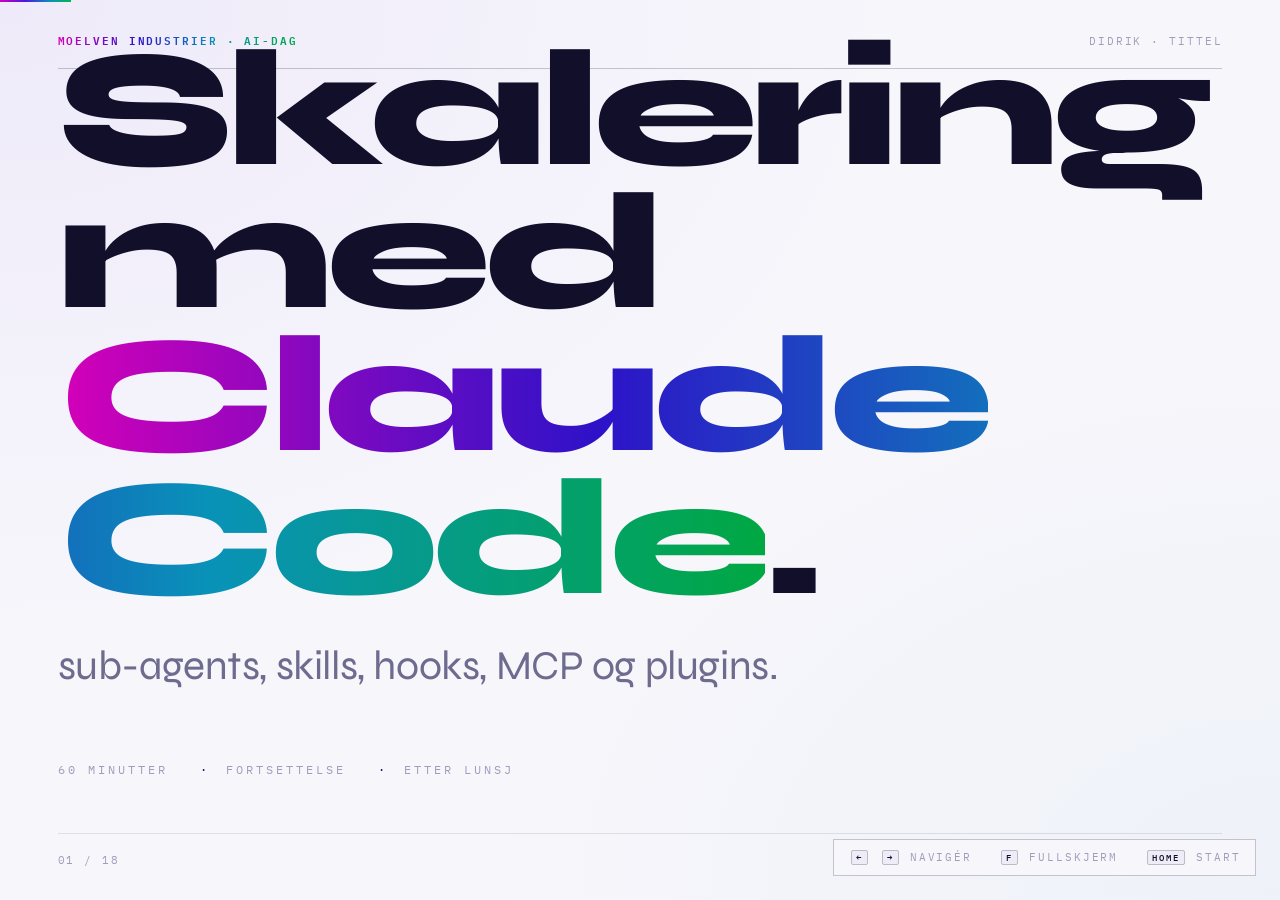
<file: 02-videregaende.html>
<!DOCTYPE html>

<html lang="nb">
<head>
<meta charset="utf-8"/>
<meta content="width=device-width, initial-scale=1.0" name="viewport"/>
<title>Foredrag II — Skalering med Claude Code · 321</title>
<link href="style.css" rel="stylesheet"/>
<style>
    .t-table.compact th,
    .t-table.compact td {
      padding: 0.55rem 1.1rem 0.55rem 0;
      font-size: clamp(12px, 1vw, 16px);
    }
    .t-table.compact .name {
      font-size: 1.05em;
    }
  </style>
</head>
<body>
<div class="deck">
<!-- ============ SLIDE 1 — TITLE ============ -->
<section class="slide slide-title">
<header class="slide-header">
<a class="brand" href="index.html">Moelven Industrier · AI-dag</a>
<span class="right">Didrik · Tittel</span>
</header>
<div class="slide-content">
<div class="label anim-in">Del to</div>
<h1 class="display anim-in">Skalering med<br/><em>Claude Code</em>.</h1>
<p class="subtitle anim-in">sub-agents, skills, hooks, MCP og plugins.</p>
<div class="meta anim-in">
<span>60 minutter</span>
<span>fortsettelse</span>
<span>etter lunsj</span>
</div>
</div>
<footer class="slide-footer">
<span class="counter">
<span class="right">Didrik · Tittel</span>
</span></footer>
</section>
<!-- ============ SLIDE 2 — TRE VERKTØY ============ -->
<section class="slide">
<header class="slide-header">
<a class="brand" href="index.html">Moelven Industrier · AI-dag</a>
<span class="right">Didrik · Tre verktøy</span>
</header>
<div class="slide-content">
<div class="eyebrow anim-in">Tre måter å skalere arbeidet</div>
<h2 class="heading anim-in" style="font-size: clamp(32px, 4vw, 60px); margin-bottom: 2rem;">Skills, hooks og <em>agents</em>.<span class="small">Tre lag for å utvide Claude Code utover én sesjon.</span></h2>
<div class="cols-3 anim-in">
<div class="col">
<div class="col-label" style="color: var(--accent);">Skills</div>
<h3 style="font-size: 1.5rem; margin-top: 0.3rem; font-style: normal; font-weight: 400;">Gjenbrukbar framgangsmåte.</h3>
<p class="body" style="font-size: 0.95rem; margin-top: 0.6rem;">Skriv prompten én gang som markdown. Invokér med <code>/&lt;navn&gt;</code> eller la Claude trigge automatisk når relevant.</p>
<p class="body" style="font-size: 0.85rem; font-family: var(--font-mono); color: var(--ink-faded); margin-top: 0.6rem;">.claude/skills/</p>
</div>
<div class="col">
<div class="col-label" style="color: var(--accent);">Hooks</div>
<h3 style="font-size: 1.5rem; margin-top: 0.3rem; font-style: normal; font-weight: 400;">Deterministisk lag.</h3>
<p class="body" style="font-size: 0.95rem; margin-top: 0.6rem;">Shell-scripts som kjører på events (PreToolUse, PostToolUse). Skjer hver gang — ikke modellavhengig.</p>
<p class="body" style="font-size: 0.85rem; font-family: var(--font-mono); color: var(--ink-faded); margin-top: 0.6rem;">.claude/settings.json</p>
</div>
<div class="col">
<div class="col-label" style="color: var(--accent);">Agents</div>
<h3 style="font-size: 1.5rem; margin-top: 0.3rem; font-style: normal; font-weight: 400;">Parallelle sesjoner.</h3>
<p class="body" style="font-size: 0.95rem; margin-top: 0.6rem;">Isolert kontekst, egne verktøy. Returnerer kun resultatet til hovedsesjonen. Brukes alene eller parallelt.</p>
<p class="body" style="font-size: 0.85rem; font-family: var(--font-mono); color: var(--ink-faded); margin-top: 0.6rem;">.claude/agents/</p>
</div>
</div>
<p class="body anim-in" style="margin-top: 2rem; font-style: italic; color: var(--ink-mid); text-align: center; max-width: none;">Vi tar dem én etter én — først sub-agents, så skills, så hooks. MCP og plugins til slutt.</p>
</div>
<footer class="slide-footer">
<span class="counter">
<span class="right">Didrik · Tre verktøy</span>
</span></footer>
</section>
<!-- ============ SLIDE 3 — SUB-AGENTS ============ -->
<section class="slide">
<header class="slide-header">
<a class="brand" href="index.html">Moelven Industrier · AI-dag</a>
<span class="right">Didrik · Sub-agents</span>
</header>
<div class="slide-content">
<div class="cols-2 weighted">
<div class="col anim-in">
<div class="eyebrow">Sub-agents</div>
<h2 class="heading">Sub-agents — egen sesjon, <em>eget kontekstvindu</em>.</h2>
<p class="body" style="margin-top: 1.5rem;">Isolert kontekst, egne verktøy. Agenten gjør sitt arbeid og returnerer kun resultatet til hovedsesjonen — uten å fylle den med tool-kall.</p>
<p class="body" style="margin-top: 1rem;">Innebygde: <code>Explore</code> (read-only søk), <code>Plan</code> (arkitektur), <code>general-purpose</code>. Egne i <code>~/.claude/agents/</code>.</p>
</div>
<div class="col anim-in">
<div class="col-label" style="margin-bottom: 1.5rem;">Når dra inn en agent</div>
<ul class="body" style="list-style: none; padding: 0; font-size: 1rem;">
<li style="border-left: 2px solid var(--accent); padding: 0.6rem 0 0.6rem 1.2rem; margin-bottom: 0.6rem;">Søk som vil sprenge konteksten</li>
<li style="border-left: 2px solid var(--accent); padding: 0.6rem 0 0.6rem 1.2rem; margin-bottom: 0.6rem;">Uavhengig deloppgave</li>
<li style="border-left: 2px solid var(--accent); padding: 0.6rem 0 0.6rem 1.2rem; margin-bottom: 0.6rem;">Skal kjøres samtidig som du jobber</li>
<li style="border-left: 2px solid var(--accent); padding: 0.6rem 0 0.6rem 1.2rem;">Trenger isolert kontekst eller egen branch</li>
</ul>
<p class="body" style="margin-top: 1.5rem; font-style: italic; color: var(--ink-mid); font-size: 0.95rem;">Liten oppgave som hører her? Gjør det selv — agent er overkill.</p>
</div>
</div>
</div>
<footer class="slide-footer">
<span class="counter">
<span class="right">Didrik · Sub-agents</span>
</span></footer>
</section>
<!-- ============ SLIDE 4 — PARALLELLISERING ============ -->
<section class="slide">
<header class="slide-header">
<a class="brand" href="index.html">Moelven Industrier · AI-dag</a>
<span class="right">Didrik · Parallellisering</span>
</header>
<div class="slide-content">
<div class="eyebrow anim-in">Tre saker, samme tid</div>
<h2 class="heading anim-in" style="font-size: clamp(34px, 4.2vw, 60px); margin-bottom: 2.5rem;">Parallellisering med <em>worktrees</em>.</h2>
<div class="cols-2 anim-in" style="align-items: stretch;">
<div class="col" style="background: var(--bg-deep); padding: 2rem; border: 1px solid var(--rule);">
<div class="col-label" style="color: var(--ink-faded);">Sekvensielt</div>
<h3 style="color: var(--ink-soft); font-style: normal; font-weight: 400;">Tre research-spørsmål</h3>
<div style="margin-top: 2rem; font-family: var(--font-mono); font-size: 1.1rem; line-height: 2;">
<div>Sak A  <span style="color: var(--ink-faded);">━━━━━━</span> 2 min</div>
<div>Sak B  <span style="color: var(--ink-faded);">       ━━━━━━</span> 2 min</div>
<div>Sak C  <span style="color: var(--ink-faded);">              ━━━━━━</span> 2 min</div>
</div>
<p style="margin-top: 2rem; font-family: var(--font-display); font-style: italic; font-size: 2rem; color: var(--ink-soft);">= 6 min</p>
</div>
<div class="col" style="background: var(--accent-soft); padding: 2rem; border: 1px solid var(--accent);">
<div class="col-label" style="color: var(--accent);">Med agenter</div>
<h3 style="color: var(--accent); font-style: normal; font-weight: 400;">Tre agenter, samtidig</h3>
<div style="margin-top: 2rem; font-family: var(--font-mono); font-size: 1.1rem; line-height: 2;">
<div>Sak A  <span style="color: var(--accent);">━━━━━━</span></div>
<div>Sak B  <span style="color: var(--accent);">━━━━━━</span></div>
<div>Sak C  <span style="color: var(--accent);">━━━━━━</span></div>
</div>
<p style="margin-top: 2rem; font-family: var(--font-display); font-style: italic; font-size: 2rem; color: var(--accent);">= 2 min</p>
</div>
</div>
<div class="cols-2 anim-in" style="margin-top: 2rem;">
<p class="body" style="font-style: italic; color: var(--ink-mid); margin: 0;">
<strong>Worktrees</strong> gir hver agent sin egen git-checkout — ingen merge-konflikt mellom <code>feature/api</code> og <code>feature/ui</code>.
      </p>
<p class="body" style="font-style: italic; color: var(--ink-mid); margin: 0;">
<strong>Token-bevissthet:</strong> fem parallelle Opus-agenter koster fem ganger. Bruk <code>Haiku</code> for søk og research, <code>Opus</code> for koding.
      </p>
</div>
</div>
<footer class="slide-footer">
<span class="counter">
<span class="right">Didrik · Parallellisering</span>
</span></footer>
</section>
<!-- ============ MODELLVALG ============ -->
<section class="slide">
<header class="slide-header">
<a class="brand" href="index.html">Moelven Industrier · AI-dag</a>
<span class="right">Didrik · Modellvalg</span>
</header>
<div class="slide-content">
<div class="eyebrow anim-in">Riktig modell til riktig oppgave</div>
<h2 class="heading anim-in" style="font-size: clamp(32px, 4vw, 60px); margin-bottom: 1.8rem;">Hvilken <em>modell</em> for hva.<span class="small">Tre familier med forskjellig styrke, hastighet og pris.</span></h2>
<table class="t-table compact anim-in">
<thead>
<tr><th style="width: 18%;">Modell</th><th style="width: 32%;">Best på</th><th>Bruk for</th></tr>
</thead>
<tbody>
<tr><td class="name">Opus 4.7</td><td>Resonnement, kompleks koding, dyp analyse.</td><td>Plan-fasen for store endringer · ultrareview · debugging du har stått fast i · arkitekturvalg</td></tr>
<tr><td class="name">Sonnet 4.6</td><td>Balansert kvalitet og hastighet.</td><td>Standard daglig arbeid · implementering · refaktorering · de fleste skills og agenter</td></tr>
<tr><td class="name">Haiku 4.5</td><td>Hastighet og kostnad.</td><td>Søk og research · sub-agent-oppgaver · klassifisering · enkle lookups</td></tr>
</tbody>
</table>
<div class="cols-2 anim-in" style="margin-top: 1.2rem; gap: 2vw;">
<div style="padding: 0.9rem 1.2rem; border-left: 3px solid var(--accent); background: var(--accent-soft);">
<p style="margin: 0; font-size: 0.92rem; line-height: 1.5; color: var(--ink-soft);"><strong style="color: var(--accent); font-family: var(--font-mono); font-size: 0.78em; letter-spacing: 0.2em; text-transform: uppercase;">Praktisk mønster ·</strong> Default Sonnet. Bytt til Opus med <code>/model</code> når noe er hardt. Bruk Haiku i sub-agenter som bare skal hente data tilbake.</p>
</div>
<div style="padding: 0.9rem 1.2rem; border-left: 3px solid var(--ink-mid); background: var(--bg-deep);">
<p style="margin: 0; font-size: 0.92rem; line-height: 1.5; color: var(--ink-soft);"><strong style="color: var(--ink-mid); font-family: var(--font-mono); font-size: 0.78em; letter-spacing: 0.2em; text-transform: uppercase;">Kostnad ·</strong> Opus koster grovt 5× Sonnet, som koster grovt 5× Haiku. Sjekk <code>/cost</code> jevnlig — særlig i langkjørende eller parallelle agent-sesjoner.</p>
</div>
</div>
</div>
<footer class="slide-footer">
<span class="counter">
<span class="right">Didrik · Modellvalg</span>
</span></footer>
</section>
<!-- ============ SLIDE 5 — SKILLS ANATOMI ============ -->
<section class="slide">
<header class="slide-header">
<a class="brand" href="index.html">Moelven Industrier · AI-dag</a>
<span class="right">Didrik · Skills · anatomi</span>
</header>
<div class="slide-content">
<div class="cols-2 weighted">
<div class="col anim-in">
<div class="eyebrow">Skills · anatomi</div>
<h2 class="heading" style="font-size: clamp(32px, 4vw, 60px);">Anatomien til en <em>skill</em>.</h2>
<p class="body" style="margin-top: 1.5rem;">En mappe i <code>~/.claude/skills/&lt;navn&gt;/</code> med en <code>SKILL.md</code>-fil. Frontmatter definerer navn, beskrivelse og tilgjengelige verktøy. Innholdet er instruksjonene Claude følger.</p>
<div style="margin-top: 1.5rem; padding: 0.9rem 1.2rem; border-left: 3px solid var(--accent); background: var(--accent-soft);">
<p style="margin: 0; font-size: 0.92rem; line-height: 1.5; color: var(--ink-soft);"><strong style="color: var(--accent); font-family: var(--font-mono); font-size: 0.78em; letter-spacing: 0.2em; text-transform: uppercase;">Auto-trigger ·</strong> Hvis <code>description</code> matcher konteksten, kan Claude bruke skillen uten at du skriver <code>/&lt;navn&gt;</code>.</p>
</div>
</div>
<div class="col anim-in">
<pre class="code" data-lang="SKILL.md"><span class="c">---</span>
<span class="k">name</span>: pr-summary
<span class="k">description</span>: Lag et lesbart sammendrag av en PR
<span class="k">allowed-tools</span>: Bash(git *), Bash(gh *), Read
<span class="c">---</span>

<span class="k"># PR-sammendrag</span>

For PR-en denne sesjonen jobber med:

1. Hent diff og commit-historikk
2. Identifiser <span class="v">hva</span> som endret seg
3. Pek på <span class="v">hvorfor</span> — referer issue, kontekst
4. List <span class="v">risiko</span> — migrasjoner, breaking changes
5. Foreslå <span class="v">test plan</span> — hva må verifiseres

Format: markdown, klar for Slack-kanalen.</pre>
</div>
</div>
</div>
<footer class="slide-footer">
<span class="counter">
<span class="right">Didrik · Skills · anatomi</span>
</span></footer>
</section>
<!-- ============ SLIDE 6 — SKILLS EKSEMPLER ============ -->
<section class="slide">
<header class="slide-header">
<a class="brand" href="index.html">Moelven Industrier · AI-dag</a>
<span class="right">Didrik · Skills · eksempler</span>
</header>
<div class="slide-content">
<div class="eyebrow anim-in">Innebygde og felles-skills</div>
<h2 class="heading anim-in" style="font-size: clamp(32px, 4vw, 60px); margin-bottom: 1.8rem;">Skills i <em>bruk</em>.<span class="small">Innebygde fra Anthropic, og det dere kan lage selv.</span></h2>
<table class="t-table compact anim-in">
<thead>
<tr><th style="width: 22%;">Skill</th><th style="width: 38%;">Hva den gjør</th><th>Når brukes</th></tr>
</thead>
<tbody>
<tr><td class="name"><code>/init</code></td><td>Skanner kodebasen og genererer utkast til CLAUDE.md.</td><td>Aller første ting i nytt prosjekt</td></tr>
<tr><td class="name"><code>/review</code></td><td>Gjennomgang av endringer i gjeldende branch med standard sjekkliste.</td><td>Før PR åpnes · før merge</td></tr>
<tr><td class="name"><code>/security-review</code></td><td>Analyser pending changes for sikkerhetsrisiko — injection, auth-feil, lekkasje.</td><td>Før noe når produksjon</td></tr>
<tr><td class="name"><code>/pr-summary</code></td><td>Lesbart sammendrag av PR for Slack — hva, hvorfor, risiko, testplan.</td><td>Når PR er klar for review</td></tr>
<tr><td class="name"><code>/ultrareview</code></td><td>Multi-agent dyp peer-review — flere perspektiver i parallell.</td><td>Større endringer · sikkerhets-kritisk kode</td></tr>
<tr><td class="name">Egne team-skills</td><td>Felles standarder, sjekklister og prosesser i prosjektets <code>.claude/skills/</code>.</td><td>Commit til repo — alle drar nytte</td></tr>
</tbody>
</table>
<p class="body anim-in" style="margin-top: 1.2rem; font-style: italic; color: var(--ink-mid); font-size: 0.95rem; text-align: center;">Egne skills committes til repoet og deles automatisk med teamet. Ingen distribusjonsmekanikk å håndtere.</p>
</div>
<footer class="slide-footer">
<span class="counter">
<span class="right">Didrik · Skills · eksempler</span>
</span></footer>
</section>
<!-- ============ SLIDE 7 — HOOKS EVENTS ============ -->
<section class="slide">
<header class="slide-header">
<a class="brand" href="index.html">Moelven Industrier · AI-dag</a>
<span class="right">Didrik · Hooks · events</span>
</header>
<div class="slide-content">
<div class="eyebrow anim-in">Hooks</div>
<h2 class="heading anim-in" style="margin-bottom: 1rem; font-size: clamp(32px, 4vw, 60px);">Hooks — <em>events</em> og hva de utløses av.</h2>
<p class="lede anim-in" style="margin-bottom: 2rem;">Shell-kommandoer som kjører på events. Deterministiske — uavhengig av modellens vurdering.</p>
<table class="t-table compact anim-in">
<thead>
<tr><th style="width: 22%;">Event</th><th style="width: 38%;">Når</th><th>Praktisk eksempel</th></tr>
</thead>
<tbody>
<tr><td class="name">PreToolUse</td><td>Før en tool-kall kjøres.</td><td>Blokker <code>git push origin main</code> · enrich med kontekst</td></tr>
<tr><td class="name">PostToolUse</td><td>Etter en tool-kall.</td><td>Auto-format · log audit-trail · trigger test</td></tr>
<tr><td class="name">UserPromptSubmit</td><td>Før prompten sendes til modellen.</td><td>Ekspandér tokens · spam-filter · injiser kontekst</td></tr>
<tr><td class="name">SessionStart</td><td>Når sesjonen starter.</td><td>Last <code>.env</code> fra vault · sjekk dependencies</td></tr>
<tr><td class="name">Stop · SessionEnd</td><td>Når sesjonen avsluttes.</td><td>Oppsummering · varsel i Slack · clean up temp-filer</td></tr>
</tbody>
</table>
</div>
<footer class="slide-footer">
<span class="counter">
<span class="right">Didrik · Hooks · events</span>
</span></footer>
</section>
<!-- ============ SLIDE 8 — HOOKS CODE ============ -->
<section class="slide">
<header class="slide-header">
<a class="brand" href="index.html">Moelven Industrier · AI-dag</a>
<span class="right">Didrik · Hooks · konfigurasjon</span>
</header>
<div class="slide-content">
<div class="eyebrow anim-in">Hooks · konfigurasjon</div>
<h2 class="heading anim-in" style="font-size: clamp(32px, 4vw, 56px); margin-bottom: 1.5rem;">Hooks i <em>settings.json</em> og shell-script.</h2>
<div class="cols-2">
<div class="col anim-in">
<div class="col-label">.claude/settings.json</div>
<pre class="code" data-lang="JSON"><span class="p">{</span>
  <span class="s">"hooks"</span><span class="p">: {</span>
    <span class="s">"PostToolUse"</span><span class="p">: [{</span>
      <span class="s">"matcher"</span><span class="p">:</span> <span class="s">"Edit|Write"</span><span class="p">,</span>
      <span class="s">"hooks"</span><span class="p">: [{</span>
        <span class="s">"type"</span><span class="p">:</span> <span class="s">"command"</span><span class="p">,</span>
        <span class="s">"command"</span><span class="p">:</span> <span class="s">"~/.claude/hooks/auto-format.sh"</span>
      <span class="p">}]</span>
    <span class="p">}],</span>
    <span class="s">"PreToolUse"</span><span class="p">: [{</span>
      <span class="s">"matcher"</span><span class="p">:</span> <span class="s">"Bash"</span><span class="p">,</span>
      <span class="s">"hooks"</span><span class="p">: [{</span>
        <span class="s">"type"</span><span class="p">:</span> <span class="s">"command"</span><span class="p">,</span>
        <span class="s">"command"</span><span class="p">:</span> <span class="s">"~/.claude/hooks/block-dangerous.sh"</span>
      <span class="p">}]</span>
    <span class="p">}]</span>
  <span class="p">}</span>
<span class="p">}</span></pre>
</div>
<div class="col anim-in">
<div class="col-label">block-dangerous.sh</div>
<pre class="code" data-lang="bash"><span class="c">#!/bin/bash</span>
CMD=$(<span class="k">jq</span> -r <span class="s">'.tool_input.command'</span>)

<span class="k">if</span> <span class="k">echo</span> <span class="s">"$CMD"</span> | <span class="k">grep</span> -qE \
   <span class="s">'git push.*main|rm -rf|git reset --hard'</span><span class="k">; then</span>
  <span class="k">echo</span> <span class="s">'{"hookSpecificOutput":{</span>
<span class="s">    "hookEventName":"PreToolUse",</span>
<span class="s">    "permissionDecision":"deny",</span>
<span class="s">    "permissionDecisionReason":</span>
<span class="s">    "Farlig kommando blokkert"</span>
<span class="s">  }}'</span> &gt;&amp;2
  <span class="k">exit</span> 2
<span class="k">fi</span>
<span class="k">exit</span> 0</pre>
<p class="body" style="font-size: 0.85rem; margin-top: 1rem; font-style: italic; color: var(--ink-mid);">Hierarki: <code>~/.claude/settings.json</code> (du) → <code>.claude/settings.json</code> (team) → <code>settings.local.json</code> (gitignorert).</p>
</div>
</div>
</div>
<footer class="slide-footer">
<span class="counter">
<span class="right">Didrik · Hooks · konfigurasjon</span>
</span></footer>
</section>
<!-- ============ SLIDE 9 — MCP SERVERE ============ -->
<section class="slide">
<header class="slide-header">
<a class="brand" href="index.html">Moelven Industrier · AI-dag</a>
<span class="right">Morten · MCP · servere</span>
</header>
<div class="slide-content">
<div class="eyebrow anim-in">Model Context Protocol</div>
<h2 class="heading anim-in" style="margin-bottom: 1rem; font-size: clamp(32px, 4vw, 60px);">MCP — koble Claude til <em>eksterne datakilder</em>.</h2>
<p class="lede anim-in" style="margin-bottom: 2rem;">Åpen standard for å gi Claude tilgang til verktøy og data — uten å håndtere auth selv.</p>
<table class="t-table compact anim-in">
<thead>
<tr><th style="width: 18%;">Server</th><th style="width: 40%;">Hva Claude får tilgang til</th><th>Hva du kan gjøre</th></tr>
</thead>
<tbody>
<tr><td class="name">GitHub</td><td>Issues, PRs, CI-runs, kommentarer.</td><td>Fra sak til kode-endring · auto-oppsummering av PR</td></tr>
<tr><td class="name">Notion</td><td>Sider, databaser, kommentarer.</td><td>Specs, design-doc og møtenotater i kontekst</td></tr>
<tr><td class="name">Gmail</td><td>Lese, søke, skrive e-post.</td><td>Oppsummere tråder · skrive utkast til oppfølging</td></tr>
<tr><td class="name">Google Drive</td><td>Dokumenter, regneark, mapper.</td><td>Hente kravspec og research direkte inn</td></tr>
<tr><td class="name">Linear</td><td>Issues, prosjekter, kommentarer.</td><td>Fra sak til implementering — full ring</td></tr>
<tr><td class="name">Eget API</td><td>Hva som helst dere bygger.</td><td>Datakilder, interne verktøy, custom workflow</td></tr>
</tbody>
</table>
<p class="body anim-in" style="margin-top: 1.2rem; font-family: var(--font-mono); font-size: 0.9rem; text-align: center;"><code>claude mcp list</code> — se hva som er konfigurert.</p>
</div>
<footer class="slide-footer">
<span class="counter">
<span class="right">Morten · MCP · servere</span>
</span></footer>
</section>
<!-- ============ SLIDE 10 — MCP I PRAKSIS ============ -->
<section class="slide">
<header class="slide-header">
<a class="brand" href="index.html">Moelven Industrier · AI-dag</a>
<span class="right">Morten · MCP · praksis</span>
</header>
<div class="slide-content">
<div class="cols-2 weighted">
<div class="col anim-in">
<div class="eyebrow">Konkret eksempel</div>
<h2 class="heading" style="font-size: clamp(32px, 4vw, 56px);">MCP i praksis — fra <em>issue til PR</em>.</h2>
<p class="body" style="margin-top: 1.5rem;">Skritt én: koble på GitHub.</p>
<pre class="code-block-tight">claude mcp add github</pre>
<p class="body" style="margin-top: 1rem;">Skritt to: instruér Claude.</p>
</div>
<div class="col anim-in">
<div class="col-label">Prompt i Claude Code</div>
<pre class="code" data-lang="prompt">Hent issue <span class="s">#142</span> fra repo X.

Les beskrivelsen og kommentarene.
Utforsk relevante filer i kodebasen.
Lag plan, implementer, skriv test.

Når alt grønt:
  1. commit på ny branch
  2. push
  3. åpne PR med <span class="s">/pr-summary</span>
  4. linke tilbake til issue</pre>
<div style="margin-top: 1.5rem; padding: 1rem 1.2rem; border-left: 3px solid var(--accent); background: var(--accent-soft);">
<p class="body" style="font-size: 0.9rem; margin: 0;"><strong>Sikkerhet:</strong> MCP-server bestemmer scope. Read-only der mulig. Hooks kan logge alle MCP-kall for audit.</p>
</div>
</div>
</div>
</div>
<footer class="slide-footer">
<span class="counter">
<span class="right">Morten · MCP · praksis</span>
</span></footer>
</section>
<!-- ============ DEV-VERKTØY ============ -->
<section class="slide">
<header class="slide-header">
<a class="brand" href="index.html">Moelven Industrier · AI-dag</a>
<span class="right">Morten · Utviklingsverktøy</span>
</header>
<div class="slide-content">
<div class="eyebrow anim-in">Claude som del av utviklingsstacken</div>
<h2 class="heading anim-in" style="font-size: clamp(32px, 4vw, 60px); margin-bottom: 1.8rem;">Hvilke <em>utviklingsverktøy</em> spiller godt sammen.<span class="small">Claude blir mest effektiv når dine vanlige dev-verktøy er på plass.</span></h2>
<table class="t-table compact anim-in">
<thead>
<tr><th style="width: 26%;">Verktøy</th><th>Hvordan Claude bruker det</th></tr>
</thead>
<tbody>
<tr><td class="name">Git + <code>gh</code> CLI</td><td>Atomic commits, brancher, PR-er — Claude kan hele <code>gh</code>-flyten ut av boksen</td></tr>
<tr><td class="name">Test-rammeverk</td><td>npm test · pytest · vitest — Claude kjører, leser output, fikser feil iterativt</td></tr>
<tr><td class="name">Linter og formatter</td><td>Prettier · ESLint · Black · Ruff — godt fanget i PostToolUse-hook</td></tr>
<tr><td class="name">Type-sjekker</td><td>TypeScript · mypy · ty — Claude leser feilmeldinger og iterer mot grønt</td></tr>
<tr><td class="name">Pakke-håndtering</td><td>npm · pnpm · uv · bun — Claude håndterer dependencies og lock-filer</td></tr>
<tr><td class="name">Container-verktøy</td><td>Docker · devcontainers — Claude bygger og kjører isolert</td></tr>
<tr><td class="name">IDE-integrasjon</td><td>VS Code · JetBrains-extension med inline diffs og statuslinje</td></tr>
</tbody>
</table>
<div class="anim-in" style="margin-top: 1rem; padding: 0.85rem 1.3rem; border-left: 3px solid var(--accent); background: var(--accent-soft);">
<p style="margin: 0; font-size: 0.92rem; line-height: 1.55; color: var(--ink-soft);"><strong style="color: var(--accent); font-family: var(--font-mono); font-size: 0.78em; letter-spacing: 0.2em; text-transform: uppercase;">Tommelfingerregel ·</strong> Gjør tester og lint kjørbart med én kommando hver. Da kan Claude verifisere seg selv og iterere uten å spørre deg hver gang.</p>
</div>
</div>
<footer class="slide-footer">
<span class="counter">
<span class="right">Morten · Utviklingsverktøy</span>
</span></footer>
</section>
<!-- ============ SLIDE 11 — HOOK · SKILL · AGENT ============ -->
<section class="slide">
<header class="slide-header">
<a class="brand" href="index.html">Moelven Industrier · AI-dag</a>
<span class="right">Morten · Valg av lag</span>
</header>
<div class="slide-content">
<div class="eyebrow anim-in">Strategi-valg</div>
<h2 class="heading anim-in" style="font-size: clamp(32px, 4vw, 60px); margin-bottom: 2rem;">Når bruke <em>hook, skill eller agent</em>.</h2>
<table class="t-table compact anim-in">
<thead>
<tr><th style="width: 45%;">Operasjon</th><th>Strategi</th></tr>
</thead>
<tbody>
<tr><td>Format og lint</td><td><span class="pill warn">Hook</span> PostToolUse · skjer hver gang</td></tr>
<tr><td>Blokkere farlige git-kommandoer</td><td><span class="pill warn">Hook</span> PreToolUse · sikkerhetslag</td></tr>
<tr><td>Kjør unit-tester</td><td><span class="pill ok">Skill</span> Veiledende — invokeres når relevant</td></tr>
<tr><td>Code review</td><td><span class="pill ok">Skill</span> <code>/review</code> + manuell team-review</td></tr>
<tr><td>Security review før release</td><td><span class="pill ok">Skill</span> <code>/security-review</code></td></tr>
<tr><td>Sanity-sjekk før deploy</td><td><span class="pill warn">Hook</span> i CI eller pre-merge</td></tr>
<tr><td>«Implementer det samme i tre moduler»</td><td><span class="pill">Agenter</span> 3 parallelle worktrees</td></tr>
<tr><td>«Researche tre alternativer for X»</td><td><span class="pill">Agenter</span> 3 parallelle <code>Explore</code></td></tr>
</tbody>
</table>
<p class="body anim-in" style="margin-top: 1.5rem; font-style: italic; color: var(--ink-mid); text-align: center;">Må skje hver gang → <strong>hook</strong>. Valgfritt eller veiledende → <strong>skill</strong>. Delegerbart og isolert → <strong>agent</strong>.</p>
</div>
<footer class="slide-footer">
<span class="counter">
<span class="right">Morten · Valg av lag</span>
</span></footer>
</section>
<!-- ============ SLIDE 12 — PLUGINS ============ -->
<section class="slide">
<header class="slide-header">
<a class="brand" href="index.html">Moelven Industrier · AI-dag</a>
<span class="right">Morten · Plugins</span>
</header>
<div class="slide-content">
<div class="eyebrow anim-in">Bundling og distribusjon</div>
<h2 class="heading anim-in" style="font-size: clamp(32px, 4vw, 60px); margin-bottom: 1.5rem;">Plugins — <em>bundle</em> og distribusjon.</h2>
<p class="lede anim-in" style="margin-bottom: 1.8rem;">Et plugin er en pakke som samler skills, hooks, slash-kommandoer og MCP-servere i én installerbar enhet. Plugin marketplace fra mars 2026 gir et offisielt distribusjonslag.</p>
<div class="cols-2 anim-in" style="align-items: stretch;">
<div class="col" style="background: var(--bg-deep); padding: 1.4rem 1.6rem; border: 1px solid var(--rule);">
<div class="col-label" style="color: var(--accent);">Hva et plugin inneholder</div>
<ul style="list-style: none; padding: 0; font-size: 0.95rem; line-height: 1.7; color: var(--ink-soft); margin: 0.5rem 0 0;">
<li>Skills · gjenbrukbare arbeidsflyter</li>
<li>Hooks · deterministiske scripts</li>
<li>Slash-kommandoer · faste funksjoner</li>
<li>MCP-server-konfigurasjoner</li>
<li>Agent-definisjoner</li>
</ul>
</div>
<div class="col" style="background: var(--accent-soft); padding: 1.4rem 1.6rem; border: 1px solid var(--accent);">
<div class="col-label" style="color: var(--accent);">Praktisk bruk</div>
<ul style="list-style: none; padding: 0; font-size: 0.95rem; line-height: 1.7; color: var(--ink-soft); margin: 0.5rem 0 0;">
<li><code>/plugin</code> for å bla i marketplace</li>
<li>Installer og oppdater med ett kall</li>
<li>Bygg eget plugin for teamets standarder</li>
<li>Versjonshåndtering og avhengigheter</li>
<li>Tillatelseskontroll på det dere installerer</li>
</ul>
</div>
</div>
<p class="body anim-in" style="margin-top: 1.2rem; font-style: italic; color: var(--ink-mid); font-size: 0.95rem; text-align: center;">Når dere har bygd en god kombinasjon av skills og hooks for prosjektene — pakk det som plugin og del.</p>
</div>
<footer class="slide-footer">
<span class="counter">
<span class="right">Morten · Plugins</span>
</span></footer>
</section>
<!-- ============ STYRING OG KONTROLL ============ -->
<section class="slide">
<header class="slide-header">
<a class="brand" href="index.html">Moelven Industrier · AI-dag</a>
<span class="right">Eivind · Styring og kontroll</span>
</header>
<div class="slide-content">
<div class="eyebrow anim-in">Fra eksperiment til styrt forretningsprosess</div>
<h2 class="heading anim-in" style="font-size: clamp(32px, 4vw, 56px); margin-bottom: 2rem;">Tre spørsmål ledelsen <em>bør ha svar på</em>.</h2>
<div class="cols-3 anim-in" style="margin-bottom: 1.8rem;">
<div class="col">
<div class="col-label" style="color: var(--accent);">Hvem bestemmer hva AI-en får gjøre?</div>
<p class="body" style="font-size: 0.95rem; margin-top: 0.8rem;">Tre lag med policy: globalt → team → lokal. Hooks håndhever det som alltid skal gjelde — blokkering og logging skjer uavhengig av modellens vurdering.</p>
</div>
<div class="col">
<div class="col-label" style="color: var(--accent);">Hvordan vet vi hva som ble gjort?</div>
<p class="body" style="font-size: 0.95rem; margin-top: 0.8rem;">Audit-trail via PostToolUse-hooks. Alle fil-endringer, bash-kjøringer og MCP-kall kan logges sentralt. Modellen kan ikke slette historikken.</p>
</div>
<div class="col">
<div class="col-label" style="color: var(--accent);">Hvem eier standardene på tvers?</div>
<p class="body" style="font-size: 0.95rem; margin-top: 0.8rem;"><code>CLAUDE.md</code> og <code>.claude/</code> er styringsartefakter — ikke bare teknisk config. Endringer via PR-prosess, som annen policy. Onboarding: én kommando.</p>
</div>
</div>
<table class="t-table compact anim-in">
<thead>
<tr><th style="width: 28%;">Kvalitetsport</th><th style="width: 32%;">Mekanisme</th><th>Ansvar</th></tr>
</thead>
<tbody>
<tr><td class="name">Blokkere farlige handlinger</td><td><span class="pill warn">Hook</span> PreToolUse · alltid aktivt</td><td>Plattform-team / IT</td></tr>
<tr><td class="name">Kode-review</td><td><span class="pill ok">Skill</span> <code>/review</code> · før PR åpnes</td><td>Utvikler</td></tr>
<tr><td class="name">Sikkerhetsgjennomgang</td><td><span class="pill ok">Skill</span> <code>/security-review</code> · før produksjon</td><td>Lead / arkitekt</td></tr>
<tr><td class="name">Audit-trail</td><td><span class="pill warn">Hook</span> PostToolUse · logger til fil</td><td>Plattform-team</td></tr>
</tbody>
</table>
<p class="body anim-in" style="margin-top: 1.2rem; font-style: italic; color: var(--ink-mid); text-align: center; font-size: 0.95rem;">Trygghet handler ikke om å bremse. Det handler om å gjøre AI-bruk <em>forutsigbar og sporbar</em>.</p>
</div>
<footer class="slide-footer">
<span class="counter">
<span class="right">Eivind · Styring og kontroll</span>
</span></footer>
</section>
<!-- ============ SLIDE 13 — TEAM- OG ORGANISASJONSBRUK ============ -->
<section class="slide">
<header class="slide-header">
<a class="brand" href="index.html">Moelven Industrier · AI-dag</a>
<span class="right">Eivind · Team og organisasjon</span>
</header>
<div class="slide-content">
<div class="eyebrow anim-in">Fra én utvikler til teamet</div>
<h2 class="heading anim-in" style="font-size: clamp(32px, 4vw, 60px); margin-bottom: 1.5rem;">Claude i <em>teamet</em> og <em>organisasjonen</em>.</h2>
<p class="lede anim-in" style="margin-bottom: 1.8rem;">Det dere bygger personlig kan deles og standardiseres. Forskjellen mellom enkeltbruk og team-bruk ligger i hvor mye dere committer til repoet.</p>
<table class="t-table compact anim-in">
<thead>
<tr><th style="width: 26%;">Mekanisme</th><th>Hva det gjør for teamet</th></tr>
</thead>
<tbody>
<tr><td class="name">CLAUDE.md</td><td>Felles instruksjon i repoet — alle starter samme sted, med samme antakelser</td></tr>
<tr><td class="name">.claude/skills/</td><td>Felles arbeidsflyter (review-sjekkliste, release-rutine, sikkerhetsgjennomgang)</td></tr>
<tr><td class="name">.claude/settings.json</td><td>Hooks for auto-format, blokkering av farlige kommandoer, delte allowlists</td></tr>
<tr><td class="name">.claude/agents/</td><td>Egne agent-definisjoner med rolle og kontekst — delt for hele teamet</td></tr>
<tr><td class="name">Plugin</td><td>Skills + hooks + commands + MCP samlet i én installerbar enhet for organisasjonen</td></tr>
<tr><td class="name">MCP-servere</td><td>Sentralisert tilgang til interne datakilder og verktøy</td></tr>
<tr><td class="name">Team Premium</td><td>~$100/sete/mnd — felles fakturering, administrasjon og brukstilgang på tvers</td></tr>
</tbody>
</table>
<div class="anim-in" style="margin-top: 1rem; padding: 0.85rem 1.3rem; border-left: 3px solid var(--accent); background: var(--accent-soft);">
<p style="margin: 0; font-size: 0.92rem; line-height: 1.55; color: var(--ink-soft);"><strong style="color: var(--accent); font-family: var(--font-mono); font-size: 0.78em; letter-spacing: 0.2em; text-transform: uppercase;">Governance ·</strong> Bestem hvem som eier <code>.claude/</code> — én person eller et lite plattform-team. Endringer i hooks og skills skal gå gjennom PR som annen kode. Onboarding av nye: <code>claude</code> + <code>/init</code> + les CLAUDE.md.</p>
</div>
</div>
<footer class="slide-footer">
<span class="counter">
<span class="right">Eivind · Team og organisasjon</span>
</span></footer>
</section>
<!-- ============ SLIDE 14 — UTOVER SESJONEN ============ -->
<section class="slide">
<header class="slide-header">
<a class="brand" href="index.html">Moelven Industrier · AI-dag</a>
<span class="right">Eivind · Utover sesjonen</span>
</header>
<div class="slide-content">
<div class="eyebrow anim-in">Når Claude jobber uten deg</div>
<h2 class="heading anim-in" style="font-size: clamp(32px, 4vw, 60px); margin-bottom: 1.5rem;">Utover <em>sesjonen</em> — automasjon og SDK.</h2>
<p class="lede anim-in" style="margin-bottom: 1.8rem;">Claude trenger ikke å være knyttet til en interaktiv terminal. Disse mekanismene lar dere kjøre Claude som del av infrastrukturen.</p>
<table class="t-table compact anim-in">
<thead>
<tr><th style="width: 24%;">Mekanisme</th><th style="width: 38%;">Hva det er</th><th>Praktisk bruk</th></tr>
</thead>
<tbody>
<tr><td class="name"><code>/schedule</code></td><td>Cron-basert agent-kjøring.</td><td>Daglig rapport · ukentlig sikkerhetssjekk · månedlig oppsummering</td></tr>
<tr><td class="name"><code>/loop</code></td><td>Intervall-basert sjekk.</td><td>Polling av deploys · monitorering av en oppgave</td></tr>
<tr><td class="name">Headless mode</td><td>Claude Code uten interaktivt UI.</td><td>CI/CD-pipelines · pre-commit hooks · batch-jobber</td></tr>
<tr><td class="name">Agent SDK</td><td>Python og TypeScript-biblioteker for å bygge agenter programmatisk.</td><td>Custom agent-orkestrering · embed i egne verktøy</td></tr>
<tr><td class="name">Managed Agents</td><td>Cloud-hostede agenter som lever lenger enn sesjonen.</td><td>Langkjørende workflows · webhook-trigger · produksjons-bruk</td></tr>
</tbody>
</table>
<p class="body anim-in" style="margin-top: 1.2rem; font-style: italic; color: var(--ink-mid); font-size: 0.95rem; text-align: center;">Når en oppgave er stabil nok til å automatisere — la Claude kjøre den uten deg. Dokumentasjon: <code>platform.claude.com/docs</code>.</p>
</div>
<footer class="slide-footer">
<span class="counter">
<span class="right">Eivind · Utover sesjonen</span>
</span></footer>
</section>
<!-- ============ OPPSUMMERING ============ -->
<section class="slide slide-title">
<header class="slide-header">
<a class="brand" href="index.html">Moelven Industrier · AI-dag</a>
<span class="right">Eivind · Oppsummering</span>
</header>
<div class="slide-content">
<div class="label anim-in">Avslutning</div>
<h1 class="display anim-in" style="font-size: clamp(50px, 8vw, 140px);"><em>Oppsummering</em>.</h1>
<div class="anim-in" style="margin-top: 3rem; display: grid; grid-template-columns: 1fr 1fr; gap: 4vw; max-width: 1200px;">
<div>
<div class="col-label" style="color: var(--accent); font-family: var(--font-mono); font-size: 11px; letter-spacing: 0.25em; text-transform: uppercase; margin-bottom: 1rem;">Prøv ut i ettermiddag</div>
<ul class="body" style="font-size: 1rem; list-style: none; padding: 0;">
<li style="padding: 0.4rem 0; border-bottom: 1px solid var(--rule);">Skriv din første egne skill</li>
<li style="padding: 0.4rem 0; border-bottom: 1px solid var(--rule);">Sett opp ett PostToolUse-hook</li>
<li style="padding: 0.4rem 0; border-bottom: 1px solid var(--rule);">Koble på GitHub MCP</li>
<li style="padding: 0.4rem 0; border-bottom: 1px solid var(--rule);">Spawne en agent og se hva som skjer</li>
<li style="padding: 0.4rem 0;">Demo for kollegene kl. 15:30</li>
</ul>
</div>
<div>
<div class="col-label" style="color: var(--accent); font-family: var(--font-mono); font-size: 11px; letter-spacing: 0.25em; text-transform: uppercase; margin-bottom: 1rem;">Følg med</div>
<p class="body" style="font-size: 0.95rem; font-family: var(--font-mono); line-height: 1.8;">code.claude.com/docs/en/changelog<br/>platform.claude.com/docs<br/>github.com/anthropics/claude-code</p>
<p class="body" style="margin-top: 1.5rem; font-style: italic; color: var(--ink-mid); font-family: var(--font-display); font-size: 1.1rem;">Sett av en halvtime hver uke. Det er nok.</p>
</div>
</div>
</div>
<footer class="slide-footer">
<span class="counter">
<span class="right">Eivind · Tilbake til prosjekter 13:20</span>
</span></footer>
</section>
</div>
<script src="deck.js"></script>
</body>
</html>
</file>
<file: style.css>
@import url('https://fonts.googleapis.com/css2?family=Syne:wght@400;500;600;700;800&family=Instrument+Sans:ital,wght@0,400;0,500;0,600;1,400&family=IBM+Plex+Mono:ital,wght@0,300;0,400;0,500;1,400&display=swap');

:root {
  --bg:           #f7f6fb;
  --bg-deep:      #eeecf6;
  --paper:        #e6e3f2;
  --ink:          #110f2a;
  --ink-soft:     #38355a;
  --ink-mid:      #6e6b8e;
  --ink-faded:    #a09dbc;
  --accent:       #12106b;
  --accent-deep:  #0a0850;
  --accent-soft:  rgba(18, 16, 107, 0.08);
  --blue:         #4d16e0;
  --rule:         rgba(17, 15, 42, 0.10);
  --rule-strong:  rgba(17, 15, 42, 0.22);

  --gradient: linear-gradient(135deg, #d400b8 0%, #4d16e0 35%, #0992b8 70%, #00b84a 100%);
  --gradient-text: linear-gradient(90deg, #d400b8 0%, #2d12c8 33%, #0992b8 66%, #00a842 100%);

  --font-display: 'Syne', 'Arial Black', sans-serif;
  --font-body:    'Instrument Sans', -apple-system, sans-serif;
  --font-mono:    'IBM Plex Mono', 'JetBrains Mono', monospace;
}

* { box-sizing: border-box; }

html, body {
  margin: 0;
  padding: 0;
  height: 100%;
  width: 100%;
  overflow: hidden;
}

body {
  background: var(--bg);
  color: var(--ink);
  font-family: var(--font-body);
  font-size: 18px;
  line-height: 1.5;
  background-image:
    radial-gradient(ellipse at 0% 0%, rgba(77, 22, 224, 0.05) 0%, transparent 50%),
    radial-gradient(ellipse at 100% 100%, rgba(9, 146, 184, 0.04) 0%, transparent 45%);
}

.deck {
  position: relative;
  width: 100vw;
  height: 100vh;
}

.slide {
  position: absolute;
  inset: 0;
  display: flex;
  flex-direction: column;
  padding: 3.5vh 4.5vw;
  opacity: 0;
  pointer-events: none;
  transition: opacity 0.45s cubic-bezier(0.4, 0, 0.2, 1);
}

.slide.active {
  opacity: 1;
  pointer-events: auto;
  z-index: 1;
}

.slide.active .anim-in {
  animation: fadeUp 0.6s cubic-bezier(0.2, 0, 0.2, 1) backwards;
}
.slide.active .anim-in:nth-child(1) { animation-delay: 0.06s; }
.slide.active .anim-in:nth-child(2) { animation-delay: 0.13s; }
.slide.active .anim-in:nth-child(3) { animation-delay: 0.20s; }
.slide.active .anim-in:nth-child(4) { animation-delay: 0.27s; }
.slide.active .anim-in:nth-child(5) { animation-delay: 0.34s; }

@keyframes fadeUp {
  from { opacity: 0; transform: translateY(10px); }
  to   { opacity: 1; transform: translateY(0); }
}

/* ========== HEADER / FOOTER ========== */
.slide-header,
.slide-footer {
  display: flex;
  justify-content: space-between;
  align-items: baseline;
  gap: 2rem;
  font-family: var(--font-mono);
  font-size: 10.5px;
  letter-spacing: 0.18em;
  text-transform: uppercase;
  color: var(--ink-faded);
  font-weight: 400;
  flex-shrink: 0;
}

.slide-header {
  padding-bottom: 1.2rem;
  border-bottom: 1px solid var(--rule-strong);
}

.slide-footer {
  padding-top: 1.2rem;
  border-top: 1px solid var(--rule);
  margin-top: auto;
}

.slide-header .brand {
  background: var(--gradient-text);
  -webkit-background-clip: text;
  -webkit-text-fill-color: transparent;
  background-clip: text;
  font-weight: 600;
}

.slide-header .right,
.slide-footer .right { text-align: right; margin-left: auto; }

.slide-header a.brand { text-decoration: none; cursor: pointer; }

.slide-content {
  flex: 1;
  display: flex;
  flex-direction: column;
  justify-content: center;
  padding: 4vh 0;
  min-height: 0;
}

/* ========== TITLE SLIDE ========== */
.slide-title .slide-content {
  justify-content: flex-end;
  padding-bottom: 6vh;
}

.slide-title .label {
  font-family: var(--font-mono);
  font-size: 12px;
  letter-spacing: 0.4em;
  text-transform: uppercase;
  color: var(--ink-faded);
  margin-bottom: 3rem;
}

.slide-title .label::before {
  content: '— ';
  letter-spacing: 0.1em;
  color: var(--accent);
}

.slide-title .display {
  font-family: var(--font-display);
  font-weight: 800;
  font-size: clamp(80px, 13vw, 210px);
  line-height: 0.86;
  letter-spacing: -0.04em;
  margin: 0;
  color: var(--ink);
}

.slide-title .display em {
  font-style: normal;
  font-weight: 800;
  background: var(--gradient-text);
  -webkit-background-clip: text;
  -webkit-text-fill-color: transparent;
  background-clip: text;
}

.slide-title .subtitle {
  font-family: var(--font-display);
  font-weight: 400;
  font-size: clamp(24px, 3.2vw, 46px);
  color: var(--ink-mid);
  margin: 1.5rem 0 0;
  letter-spacing: -0.01em;
}

.slide-title .meta {
  font-family: var(--font-mono);
  font-size: 12px;
  color: var(--ink-faded);
  letter-spacing: 0.25em;
  text-transform: uppercase;
  margin-top: 4rem;
  display: flex;
  gap: 2rem;
  flex-wrap: wrap;
}

.slide-title .meta span::before {
  content: '·  ';
  color: var(--accent);
  margin-right: 0.4rem;
}
.slide-title .meta span:first-child::before { display: none; }

/* ========== SECTION DIVIDER ========== */
.slide-divider .slide-content {
  flex-direction: row;
  align-items: center;
  gap: 4vw;
}

.numeral {
  font-family: var(--font-display);
  font-weight: 800;
  font-size: clamp(180px, 32vw, 540px);
  line-height: 0.78;
  font-style: italic;
  flex-shrink: 0;
  margin: 0;
  color: var(--paper);
}

.divider-text { flex: 1; }
.divider-text .eyebrow { margin-bottom: 1rem; }
.divider-text .heading { font-size: clamp(36px, 4.5vw, 72px); margin-bottom: 1.5rem; }
.divider-text .body {
  font-family: var(--font-display);
  font-weight: 400;
  font-size: clamp(20px, 2vw, 30px);
  color: var(--ink-mid);
  max-width: 28ch;
}

/* ========== CONTENT TYPOGRAPHY ========== */
.eyebrow {
  font-family: var(--font-mono);
  font-size: 11px;
  letter-spacing: 0.32em;
  text-transform: uppercase;
  color: var(--accent);
  margin: 0 0 1.5rem;
  display: flex;
  align-items: center;
  gap: 0.9rem;
  font-weight: 500;
}

.eyebrow::before {
  content: '';
  width: 28px;
  height: 1px;
  background: var(--accent);
  flex-shrink: 0;
}

.heading {
  font-family: var(--font-display);
  font-weight: 700;
  font-size: clamp(40px, 5.2vw, 84px);
  line-height: 1.0;
  letter-spacing: -0.03em;
  margin: 0 0 1.8rem;
  color: var(--ink);
}

.heading em {
  font-style: italic;
  font-weight: 400;
  color: var(--accent);
}

.heading .small {
  display: block;
  font-size: 0.55em;
  font-weight: 400;
  font-style: italic;
  color: var(--ink-mid);
  letter-spacing: -0.01em;
  margin-top: 0.4rem;
}

.lede {
  font-family: var(--font-display);
  font-weight: 400;
  font-size: clamp(22px, 2.4vw, 36px);
  line-height: 1.28;
  color: var(--ink-soft);
  max-width: 28ch;
  margin: 0 0 2rem;
}

.body {
  font-size: clamp(15px, 1.25vw, 21px);
  line-height: 1.55;
  color: var(--ink-soft);
  max-width: 65ch;
}

.body p { margin: 0 0 1rem; }
.body p:last-child { margin-bottom: 0; }
ul.body, ol.body { padding-left: 1.4rem; }
ul.body li, ol.body li { margin-bottom: 0.5rem; }

/* ========== TWO COLUMN ========== */
.cols-2 {
  display: grid;
  grid-template-columns: 1fr 1fr;
  gap: 4vw;
  align-items: start;
}

.cols-2.weighted { grid-template-columns: 5fr 4fr; }

.cols-3 {
  display: grid;
  grid-template-columns: repeat(3, 1fr);
  gap: 2.5vw;
  align-items: start;
}

.col h3 {
  font-family: var(--font-display);
  font-weight: 600;
  font-size: clamp(22px, 2.2vw, 34px);
  margin: 0 0 1rem;
  color: var(--accent);
  letter-spacing: -0.01em;
}

.col .col-label {
  font-family: var(--font-mono);
  font-size: 10.5px;
  letter-spacing: 0.3em;
  text-transform: uppercase;
  color: var(--ink-faded);
  margin-bottom: 0.5rem;
}

/* ========== TABLE ========== */
.t-table {
  width: 100%;
  border-collapse: collapse;
  font-size: clamp(13px, 1.15vw, 19px);
  font-family: var(--font-body);
}

.t-table th,
.t-table td {
  text-align: left;
  padding: 0.9rem 1.5rem 0.9rem 0;
  border-bottom: 1px solid var(--rule);
  vertical-align: top;
  color: var(--ink-soft);
}

.t-table th {
  font-family: var(--font-mono);
  font-size: 10.5px;
  letter-spacing: 0.22em;
  text-transform: uppercase;
  color: var(--ink-faded);
  font-weight: 500;
  border-bottom: 1px solid var(--rule-strong);
  padding-bottom: 0.6rem;
}

.t-table tr:last-child td { border-bottom: none; }

.t-table .name {
  font-family: var(--font-display);
  font-weight: 600;
  font-size: 1.1em;
  color: var(--ink);
  white-space: nowrap;
}

.t-table .pill {
  display: inline-block;
  font-family: var(--font-mono);
  font-size: 10px;
  letter-spacing: 0.18em;
  text-transform: uppercase;
  padding: 0.15rem 0.5rem;
  border: 1px solid var(--rule-strong);
  color: var(--ink-soft);
  margin-right: 0.4rem;
}

.t-table .pill.ok   { color: var(--blue); border-color: var(--blue); }
.t-table .pill.warn { color: var(--accent); border-color: var(--accent); }

/* ========== CODE ========== */
.code {
  font-family: var(--font-mono);
  font-size: clamp(12px, 1.05vw, 17px);
  line-height: 1.55;
  background: var(--bg-deep);
  border: 1px solid var(--rule-strong);
  padding: 1.4rem 1.8rem;
  color: var(--ink);
  overflow-x: auto;
  position: relative;
  white-space: pre;
  font-weight: 400;
}

.code::before {
  content: attr(data-lang);
  position: absolute;
  top: 0;
  right: 0;
  font-size: 9.5px;
  letter-spacing: 0.25em;
  text-transform: uppercase;
  color: var(--ink-faded);
  padding: 0.3rem 0.7rem;
  background: var(--paper);
  border-left: 1px solid var(--rule-strong);
  border-bottom: 1px solid var(--rule-strong);
}

.code .c { color: var(--ink-faded); font-style: italic; }
.code .k { color: var(--accent); font-weight: 500; }
.code .s { color: var(--blue); }
.code .v { color: var(--accent-deep); }
.code .p { color: var(--ink-mid); }

.code-block-tight {
  font-family: var(--font-mono);
  font-size: clamp(14px, 1.3vw, 22px);
  color: var(--ink);
  background: var(--bg-deep);
  padding: 1.1rem 1.4rem;
  border-left: 3px solid var(--accent);
  margin: 0.8rem 0;
  display: inline-block;
}

/* ========== PRINCIPLE / QUOTE ========== */
.principle {
  font-family: var(--font-display);
  font-weight: 800;
  font-size: clamp(48px, 7vw, 120px);
  line-height: 0.96;
  letter-spacing: -0.04em;
  color: var(--ink);
  max-width: 18ch;
  margin: 0;
}

.principle .amp { color: var(--accent); }

.principle-attrib {
  font-family: var(--font-mono);
  font-size: 11px;
  letter-spacing: 0.3em;
  text-transform: uppercase;
  color: var(--ink-faded);
  margin-top: 3rem;
}

/* ========== COMPARE BAD/GOOD ========== */
.compare {
  display: grid;
  grid-template-columns: 1fr 1fr;
  gap: 2.5vw;
}

.compare-card {
  padding: 1.5rem;
  border: 1px solid var(--rule);
  background: var(--bg-deep);
}

.compare-card.bad  { border-left: 3px solid var(--ink-faded); }
.compare-card.good { border-left: 3px solid var(--accent); }

.compare-card .tag {
  font-family: var(--font-mono);
  font-size: 10.5px;
  letter-spacing: 0.25em;
  text-transform: uppercase;
  color: var(--ink-faded);
  margin-bottom: 0.8rem;
}
.compare-card.good .tag { color: var(--accent); }

.compare-card .quote {
  font-family: var(--font-mono);
  font-size: clamp(14px, 1.3vw, 20px);
  line-height: 1.5;
  color: var(--ink);
}

/* ========== CARDS GRID ========== */
.cards {
  display: grid;
  grid-template-columns: repeat(4, 1fr);
  gap: 1rem;
}

.cards.cols-3 { grid-template-columns: repeat(3, 1fr); }
.cards.cols-2 { grid-template-columns: repeat(2, 1fr); }

.card {
  background: var(--bg-deep);
  border: 1px solid var(--rule);
  padding: 1.2rem 1.3rem;
  position: relative;
  display: flex;
  flex-direction: column;
}

.card-num {
  font-family: var(--font-display);
  font-size: 2.6rem;
  font-weight: 800;
  line-height: 1;
  margin-bottom: 0.8rem;
  color: var(--accent);
}

.card-title {
  font-family: var(--font-display);
  font-weight: 600;
  font-size: 1.05rem;
  line-height: 1.2;
  margin: 0 0 0.4rem;
  color: var(--ink);
}

.card-body {
  font-size: 0.85rem;
  color: var(--ink-mid);
  line-height: 1.45;
  margin: 0;
}

/* ========== STEP FLOW ========== */
.steps {
  display: grid;
  grid-template-columns: repeat(4, 1fr);
  gap: 0;
}

.step {
  padding: 1.5rem 1.5rem 1.5rem;
  border-left: 1px solid var(--rule);
}

.step-num {
  font-family: var(--font-display);
  font-size: 4rem;
  font-weight: 800;
  line-height: 1;
  margin-bottom: 1rem;
  color: var(--accent);
}

.step-num em { font-style: italic; color: var(--accent); }

.step-name {
  font-family: var(--font-display);
  font-weight: 700;
  font-size: 1.4rem;
  margin: 0 0 0.5rem;
  color: var(--ink);
}

.step-body { font-size: 0.95rem; color: var(--ink-mid); line-height: 1.5; }

/* ========== DEMO ========== */
.demo-mark {
  font-family: var(--font-mono);
  font-size: 11px;
  letter-spacing: 0.5em;
  color: var(--accent);
  border: 1px solid var(--accent);
  padding: 0.5rem 1.2rem 0.5rem 1.7rem;
  display: inline-block;
  background: var(--bg);
  margin-bottom: 2rem;
}

.demo-steps {
  font-family: var(--font-mono);
  font-size: clamp(13px, 1.1vw, 18px);
  line-height: 1.7;
  color: var(--ink-soft);
  counter-reset: demo;
  padding: 0;
  list-style: none;
  margin: 0;
}

.demo-steps li {
  counter-increment: demo;
  padding-left: 3rem;
  position: relative;
  margin-bottom: 0.7rem;
}

.demo-steps li::before {
  content: counter(demo, decimal-leading-zero);
  position: absolute;
  left: 0;
  color: var(--accent);
  font-weight: 500;
}

/* ========== AGENDA ========== */
.agenda { width: 100%; }

.agenda-row {
  display: grid;
  grid-template-columns: 7rem 1fr 4rem;
  gap: 2rem;
  padding: 0.95rem 0;
  border-bottom: 1px solid var(--rule);
  align-items: baseline;
}

.agenda-row:last-child { border-bottom: none; }

.agenda-time {
  font-family: var(--font-mono);
  font-size: 13px;
  color: var(--accent);
  letter-spacing: 0.08em;
}

.agenda-name {
  font-family: var(--font-display);
  font-size: clamp(20px, 1.8vw, 28px);
  font-weight: 600;
  color: var(--ink);
  letter-spacing: -0.02em;
}

.agenda-name em { font-style: italic; font-weight: 400; color: var(--ink-mid); }

.agenda-dur {
  font-family: var(--font-mono);
  font-size: 12px;
  color: var(--ink-faded);
  text-align: right;
}

/* ========== TIMELINE ========== */
.timeline { display: flex; gap: 0; align-items: stretch; width: 100%; }

.tl-item {
  flex: 1;
  border-left: 1px solid var(--rule);
  padding: 1rem 1rem 0;
  min-width: 0;
}

.tl-item.major { background: var(--accent-soft); }
.tl-date { font-family: var(--font-mono); font-size: 10.5px; letter-spacing: 0.2em; text-transform: uppercase; color: var(--ink-faded); margin-bottom: 0.4rem; }
.tl-item.major .tl-date { color: var(--accent); }
.tl-name { font-family: var(--font-display); font-weight: 600; font-size: 0.95rem; line-height: 1.15; margin-bottom: 0.3rem; color: var(--ink); }
.tl-body { font-size: 0.78rem; color: var(--ink-mid); line-height: 1.35; }

/* ========== TIPS GRID ========== */
.tips { display: grid; grid-template-columns: repeat(3, 1fr); gap: 1rem 2rem; font-size: 0.95rem; }
.tip { display: flex; gap: 0.8rem; align-items: baseline; }
.tip-num { font-family: var(--font-display); font-weight: 800; font-size: 1.4rem; flex-shrink: 0; width: 1.5rem; color: var(--accent); }
.tip-text { font-family: var(--font-body); line-height: 1.4; color: var(--ink); font-size: 0.95rem; }
.tip-text em { font-family: var(--font-display); font-style: italic; color: var(--ink-mid); font-weight: 400; display: block; font-size: 0.92em; margin-top: 0.1rem; }

/* ========== INLINE DECOR ========== */
kbd {
  font-family: var(--font-mono);
  font-size: 0.85em;
  background: var(--bg-deep);
  border: 1px solid var(--rule-strong);
  padding: 0.1em 0.45em;
  border-radius: 2px;
  color: var(--ink);
  font-weight: 500;
}

code {
  font-family: var(--font-mono);
  font-size: 0.92em;
  color: var(--accent-deep);
  background: var(--accent-soft);
  padding: 0.05em 0.35em;
  border-radius: 2px;
}

.body code { font-size: 0.88em; }

/* ========== NAV ========== */
.progress {
  position: fixed;
  top: 0;
  left: 0;
  height: 2px;
  background: var(--gradient);
  transition: width 0.4s cubic-bezier(0.4, 0, 0.2, 1);
  z-index: 50;
}

.nav-help {
  position: fixed;
  bottom: 1.5rem;
  right: 1.5rem;
  font-family: var(--font-mono);
  font-size: 10.5px;
  color: var(--ink-faded);
  letter-spacing: 0.18em;
  background: var(--bg);
  padding: 0.6rem 0.9rem;
  border: 1px solid var(--rule-strong);
  opacity: 0;
  transition: opacity 0.4s;
  pointer-events: none;
  z-index: 100;
  text-transform: uppercase;
}

.nav-help.visible { opacity: 1; }
.nav-help kbd { margin: 0 0.15rem; color: var(--ink); }

/* ========== INDEX PAGE ========== */
.index-page {
  background: var(--bg);
  display: flex;
  flex-direction: column;
  justify-content: center;
  align-items: flex-start;
  padding: 8vh 6vw;
  height: 100vh;
  overflow: auto;
}

.index-page .label {
  font-family: var(--font-mono);
  font-size: 12px;
  letter-spacing: 0.4em;
  text-transform: uppercase;
  color: var(--ink-faded);
  margin-bottom: 2rem;
}

.index-page h1 {
  font-family: var(--font-display);
  font-weight: 800;
  font-size: clamp(60px, 9vw, 160px);
  line-height: 0.9;
  letter-spacing: -0.04em;
  margin: 0 0 1rem;
  color: var(--ink);
}

.index-page h1 em {
  background: var(--gradient-text);
  -webkit-background-clip: text;
  -webkit-text-fill-color: transparent;
  background-clip: text;
  font-style: normal;
}

.index-page .sub {
  font-family: var(--font-display);
  font-weight: 400;
  font-size: clamp(22px, 2.8vw, 40px);
  color: var(--ink-mid);
  margin: 0 0 5rem;
}

.deck-list {
  display: grid;
  grid-template-columns: 1fr 1fr;
  gap: 2rem;
  width: 100%;
  max-width: 1100px;
}

.deck-card {
  display: block;
  text-decoration: none;
  color: inherit;
  border: 1px solid var(--rule-strong);
  background: white;
  padding: 2.5rem 2.5rem 2rem;
  transition: all 0.3s cubic-bezier(0.4, 0, 0.2, 1);
}

.deck-card:hover {
  border-color: var(--accent);
  transform: translateY(-2px);
  box-shadow: 0 8px 24px rgba(18, 16, 107, 0.10);
}

.deck-card .num {
  font-family: var(--font-display);
  font-size: 5rem;
  font-weight: 800;
  line-height: 1;
  margin-bottom: 1.5rem;
  color: var(--accent);
}

.deck-card .title {
  font-family: var(--font-display);
  font-weight: 700;
  font-size: 2rem;
  line-height: 1.1;
  margin: 0 0 0.5rem;
  color: var(--ink);
  letter-spacing: -0.03em;
}

.deck-card .time {
  font-family: var(--font-mono);
  font-size: 12px;
  letter-spacing: 0.2em;
  text-transform: uppercase;
  color: var(--ink-faded);
  margin-bottom: 1.5rem;
}

.deck-card .desc {
  font-size: 0.95rem;
  color: var(--ink-mid);
  line-height: 1.5;
  margin-bottom: 2rem;
}

.deck-card .open {
  font-family: var(--font-mono);
  font-size: 11px;
  letter-spacing: 0.25em;
  text-transform: uppercase;
  color: var(--accent);
  display: flex;
  align-items: center;
  gap: 0.5rem;
}

.deck-card .open::after {
  content: '→';
  font-family: var(--font-display);
  font-size: 1.3em;
  transition: transform 0.3s;
}

.deck-card:hover .open::after { transform: translateX(4px); }

.index-footer {
  font-family: var(--font-mono);
  font-size: 11px;
  letter-spacing: 0.2em;
  text-transform: uppercase;
  color: var(--ink-faded);
  margin-top: 5rem;
}

/* ========== UTILITIES ========== */
@media (max-width: 900px) {
  .cards { grid-template-columns: repeat(2, 1fr); }
  .tips { grid-template-columns: 1fr; }
  .steps { grid-template-columns: 1fr 1fr; }
  .deck-list { grid-template-columns: 1fr; }
}
</file>
